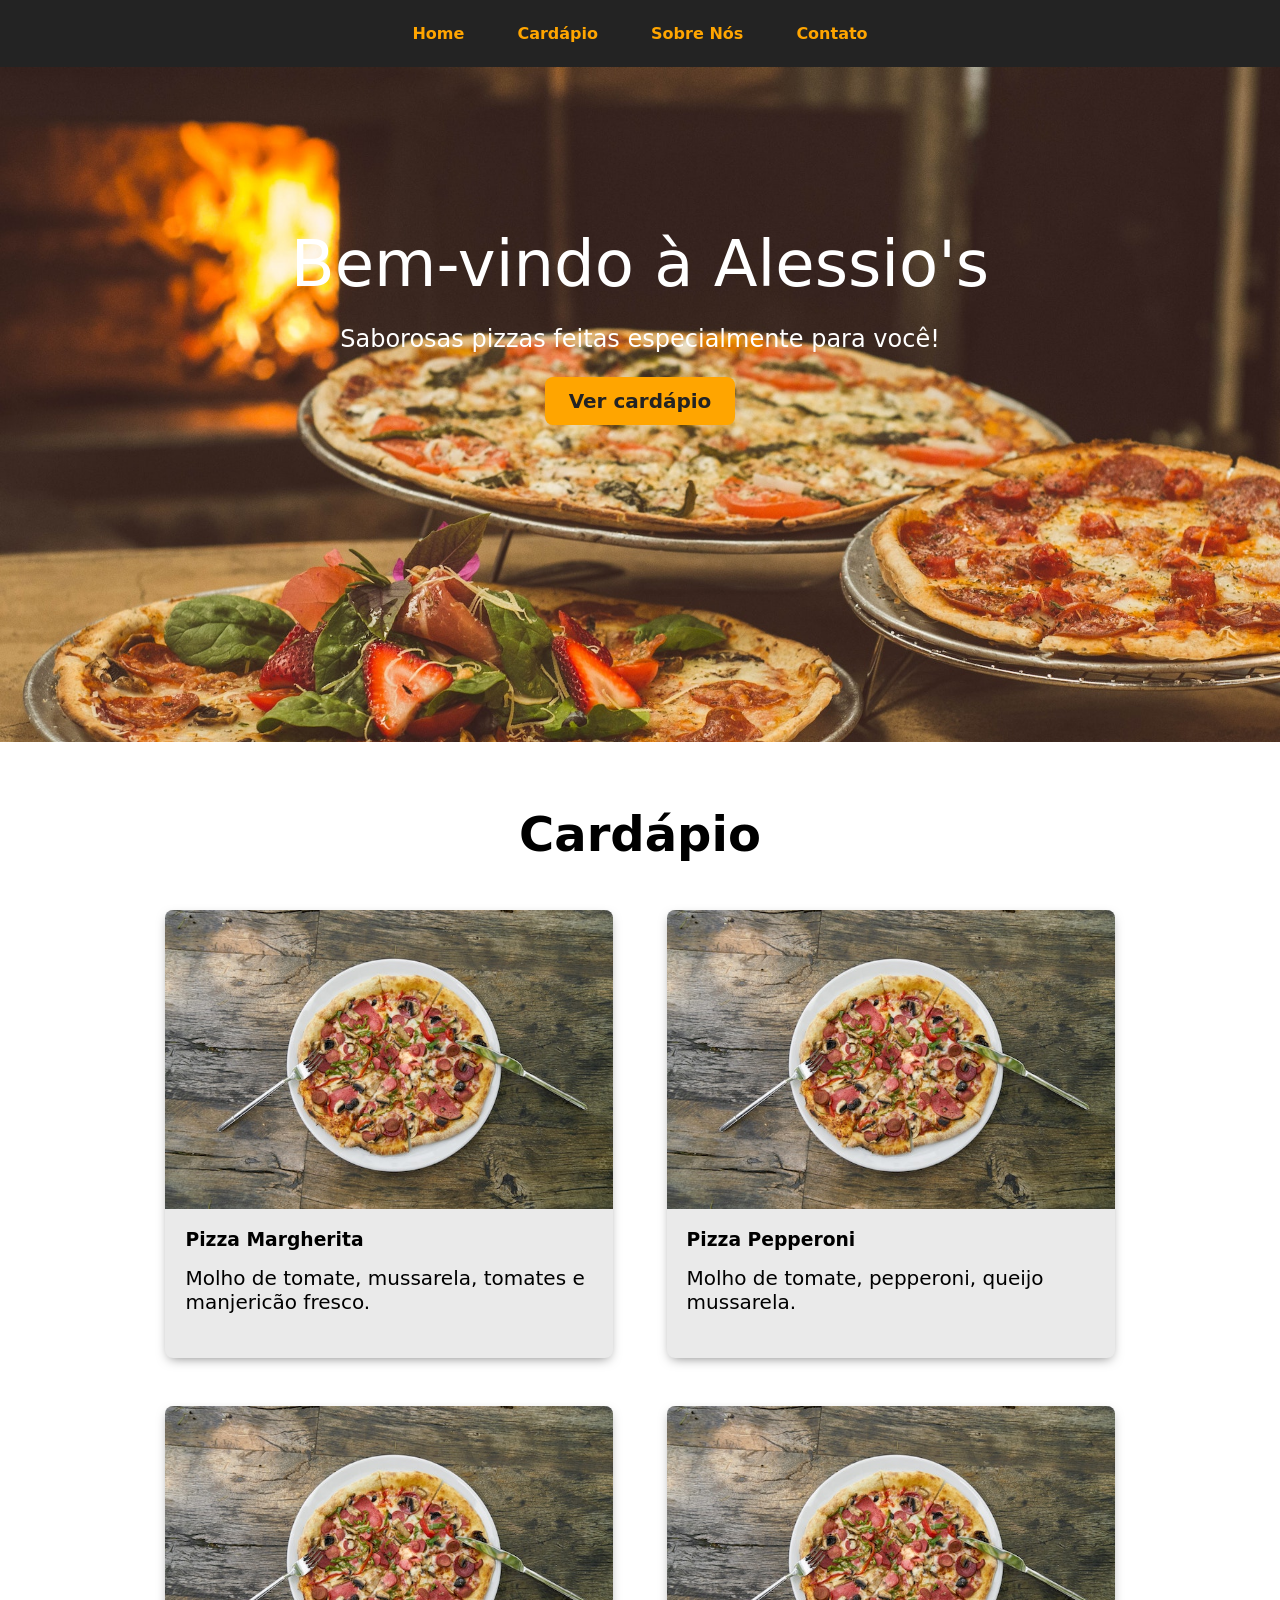
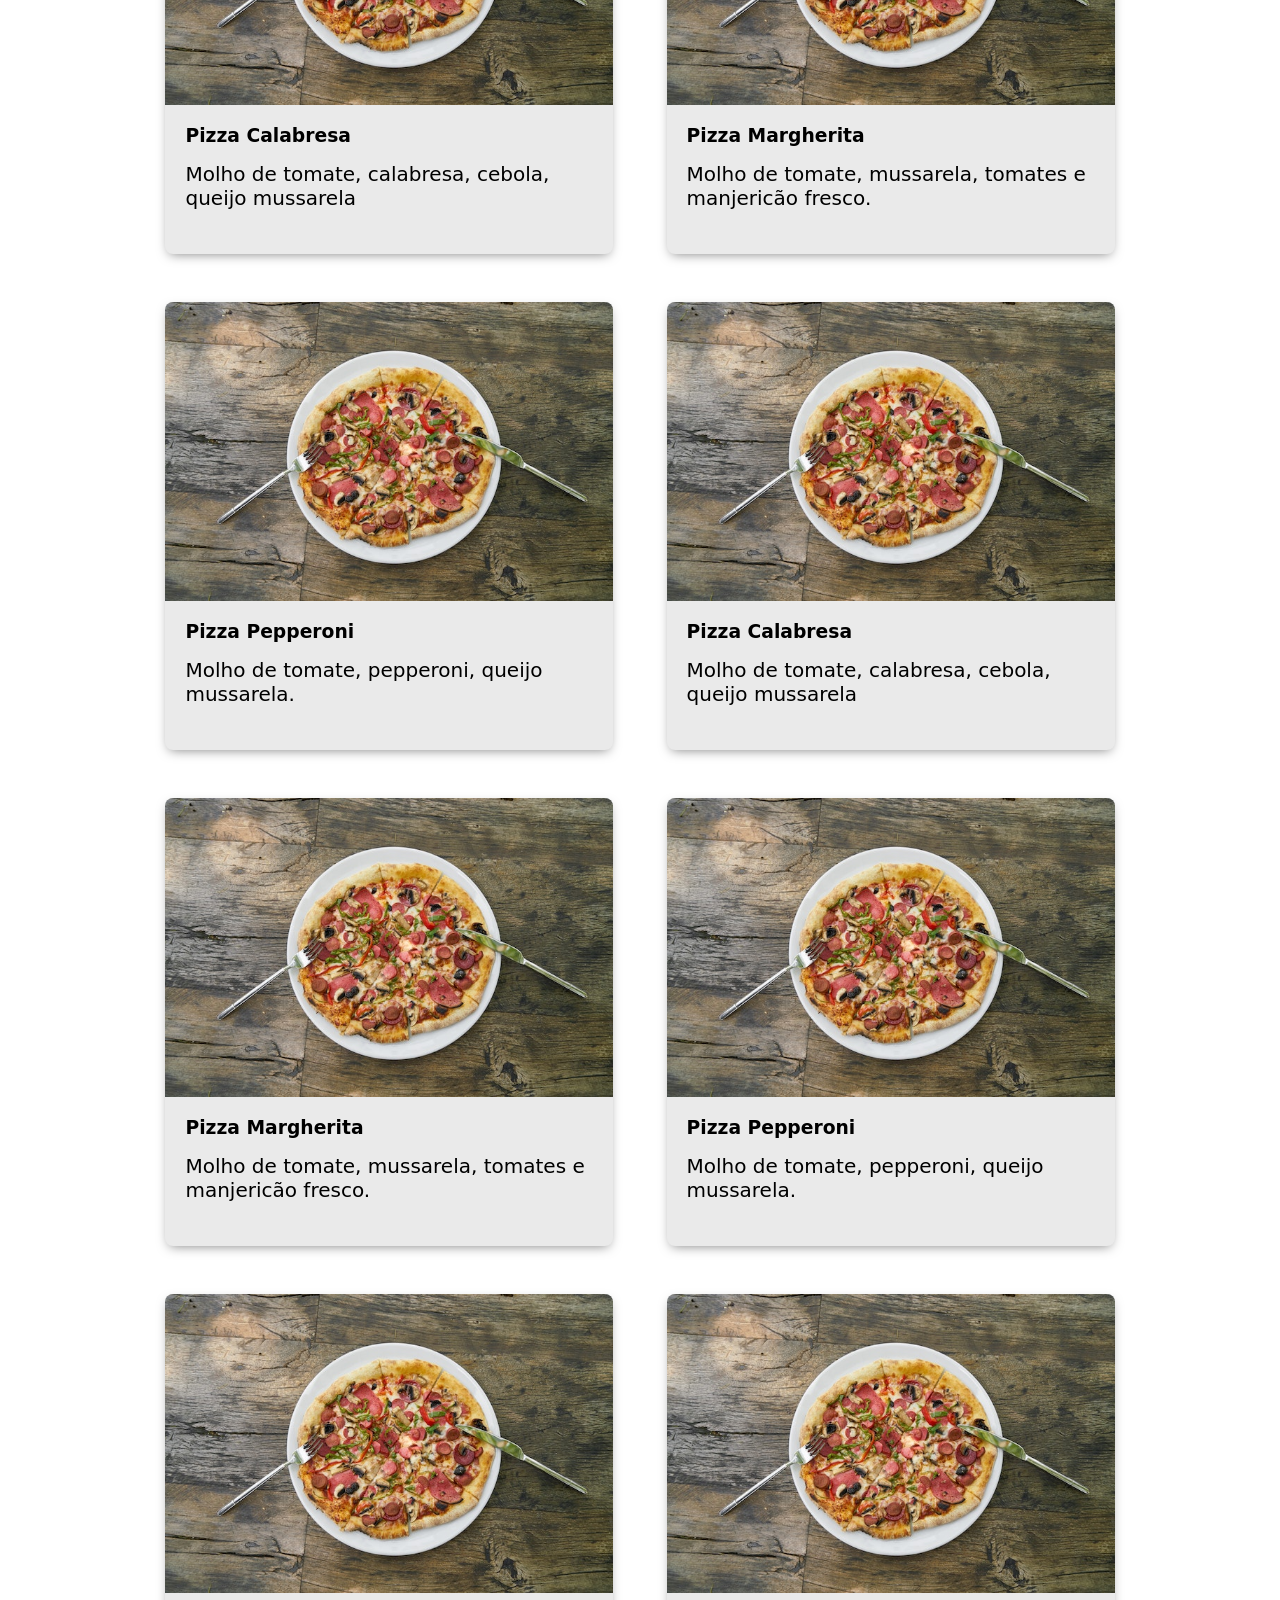
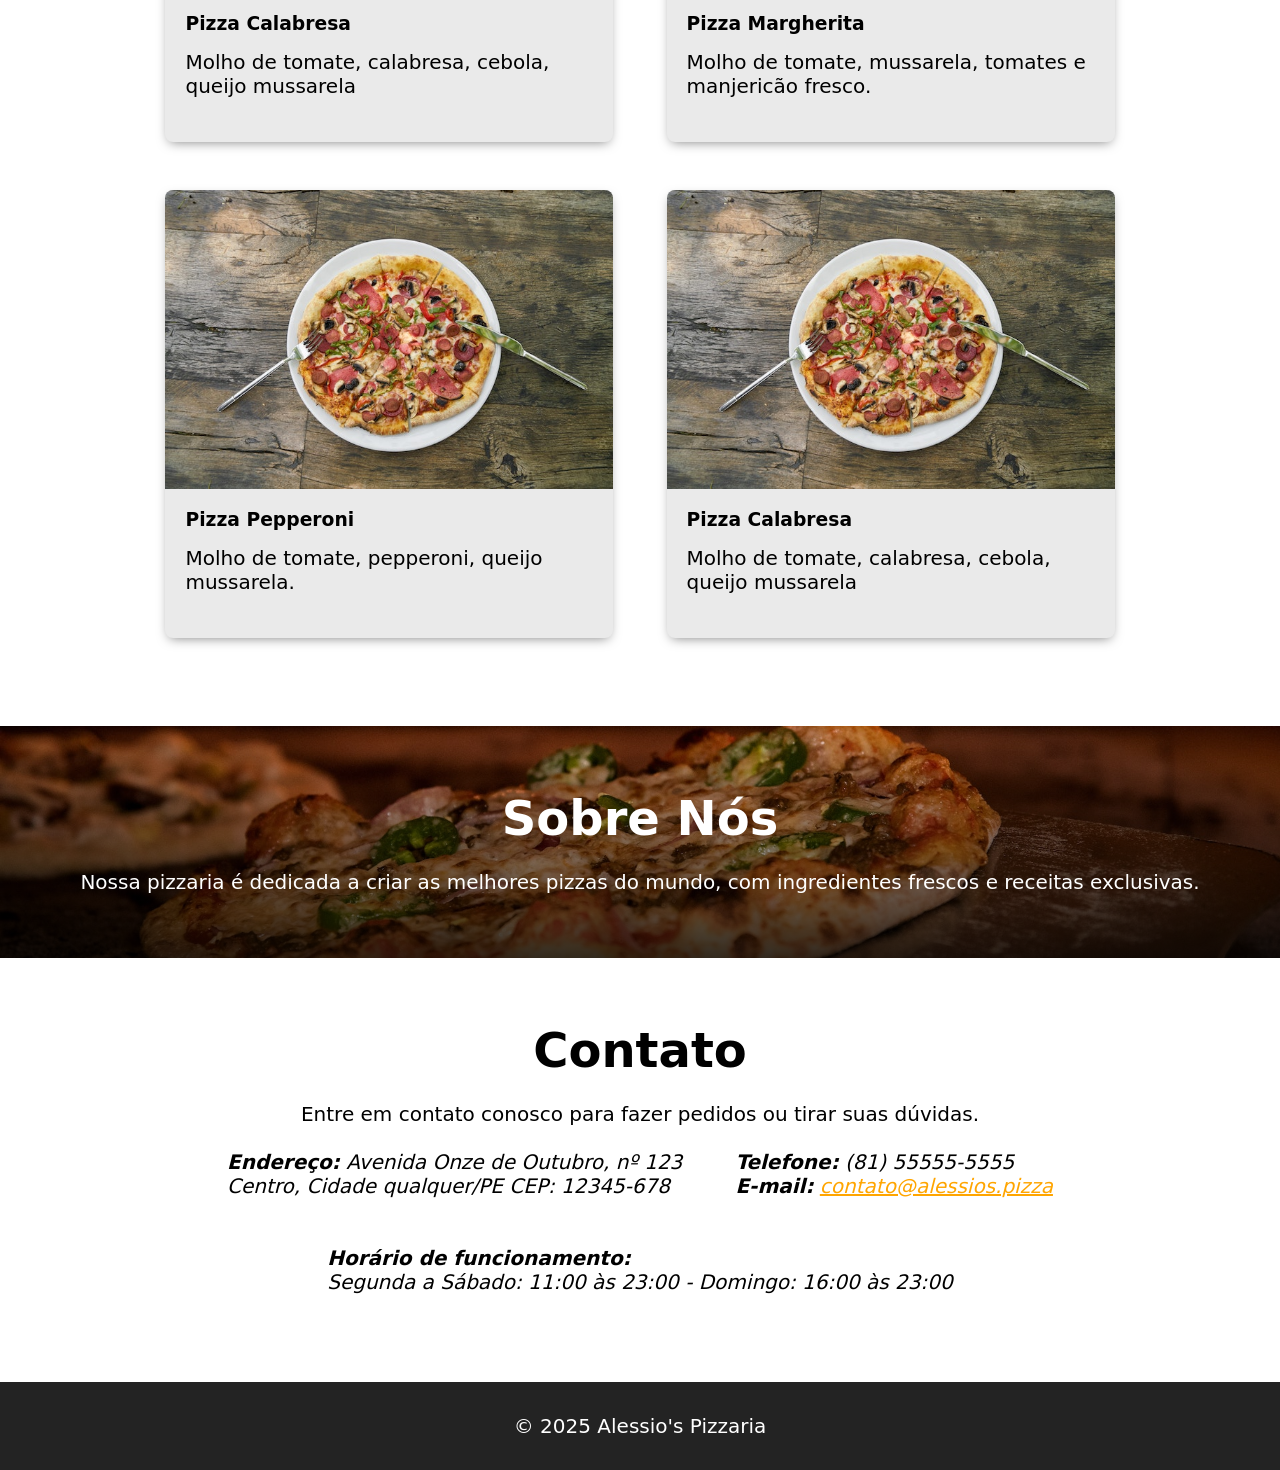
<file: html-css/alessios-pizzaria/index.html>
<!DOCTYPE html>
<html lang="pt-br">
  <head>
    <meta charset="UTF-8" />
    <meta name="viewport" content="width=device-width, initial-scale=1.0" />
    <title>Alessio's Pizzaria</title>
    <link rel="stylesheet" href="./index.css">
  </head>
  <body>
    <header>
      <nav>
        <ul>
          <li><a href="#home">Home</a></li>
          <li><a href="#menu">Cardápio</a></li>
          <li><a href="#about">Sobre Nós</a></li>
          <li><a href="#contact">Contato</a></li>
        </ul>
      </nav>
    </header>

    <section id="home">
      <div class="hero">
        <h1>Bem-vindo à Alessio's</h1>
        <p>Saborosas pizzas feitas especialmente para você!</p>
        <a href="#menu" class="cta-button">Ver cardápio</a>
      </div>
    </section>

    <section id="menu">
      <h2>Cardápio</h2>
      <ul class="menu-list">
        <li>
          <img src="./img/pexels-engin-akyurt-2260208.jpg" alt="Pizza Margherita">
          <h3>Pizza Margherita</h3>
          <p>Molho de tomate, mussarela, tomates e manjericão fresco.</p>
        </li>

        <li>
          <img src="./img/pexels-engin-akyurt-2260208.jpg" alt="Pizza Pepperoni">
          <h3>Pizza Pepperoni</h3>
          <p>Molho de tomate, pepperoni, queijo mussarela.</p>
        </li>

        <li>
          <img src="./img/pexels-engin-akyurt-2260208.jpg" alt="Pizza Calabresa">
          <h3>Pizza Calabresa</h3>
          <p>Molho de tomate, calabresa, cebola, queijo mussarela</p>
        </li>

        <li>
          <img src="./img/pexels-engin-akyurt-2260208.jpg" alt="Pizza Margherita">
          <h3>Pizza Margherita</h3>
          <p>Molho de tomate, mussarela, tomates e manjericão fresco.</p>
        </li>

        <li>
          <img src="./img/pexels-engin-akyurt-2260208.jpg" alt="Pizza Pepperoni">
          <h3>Pizza Pepperoni</h3>
          <p>Molho de tomate, pepperoni, queijo mussarela.</p>
        </li>

        <li>
          <img src="./img/pexels-engin-akyurt-2260208.jpg" alt="Pizza Calabresa">
          <h3>Pizza Calabresa</h3>
          <p>Molho de tomate, calabresa, cebola, queijo mussarela</p>
        </li>

        <li>
          <img src="./img/pexels-engin-akyurt-2260208.jpg" alt="Pizza Margherita">
          <h3>Pizza Margherita</h3>
          <p>Molho de tomate, mussarela, tomates e manjericão fresco.</p>
        </li>

        <li>
          <img src="./img/pexels-engin-akyurt-2260208.jpg" alt="Pizza Pepperoni">
          <h3>Pizza Pepperoni</h3>
          <p>Molho de tomate, pepperoni, queijo mussarela.</p>
        </li>

        <li>
          <img src="./img/pexels-engin-akyurt-2260208.jpg" alt="Pizza Calabresa">
          <h3>Pizza Calabresa</h3>
          <p>Molho de tomate, calabresa, cebola, queijo mussarela</p>
        </li>

        <li>
          <img src="./img/pexels-engin-akyurt-2260208.jpg" alt="Pizza Margherita">
          <h3>Pizza Margherita</h3>
          <p>Molho de tomate, mussarela, tomates e manjericão fresco.</p>
        </li>

        <li>
          <img src="./img/pexels-engin-akyurt-2260208.jpg" alt="Pizza Pepperoni">
          <h3>Pizza Pepperoni</h3>
          <p>Molho de tomate, pepperoni, queijo mussarela.</p>
        </li>

        <li>
          <img src="./img/pexels-engin-akyurt-2260208.jpg" alt="Pizza Calabresa">
          <h3>Pizza Calabresa</h3>
          <p>Molho de tomate, calabresa, cebola, queijo mussarela</p>
        </li>
      </ul>
    </section>

    <section id="about">
      <h2>Sobre Nós</h2>
      <p>
        Nossa pizzaria é dedicada a criar as melhores pizzas do mundo, com ingredientes frescos e receitas exclusivas.
      </p>
    </section>

    <section id="contact">
      <h2>Contato</h2>
      <p>Entre em contato conosco para fazer pedidos ou tirar suas dúvidas.</p>

      <address>
        <p>
          <strong>Endereço:</strong>
          Avenida Onze de Outubro, nº 123<br>
          Centro, Cidade qualquer/PE CEP: 12345-678
        </p>

        <div>
          <p><strong>Telefone:</strong> (81) 55555-5555</p>
          <p>
            <strong>E-mail:</strong>
            <a href="mailto:contato@alessios.pizza">contato@alessios.pizza</a>
          </p>
        </div>

        <div>
          <p><strong>Horário de funcionamento:</strong></p>
          <p>Segunda a Sábado: 11:00 às 23:00 - Domingo: 16:00 às 23:00</p>
        </div>
      </address>
    </section>
    
    <footer>
      <p>&copy; 2025 Alessio's Pizzaria</p>
    </footer>
  </body>
</html>
</file>
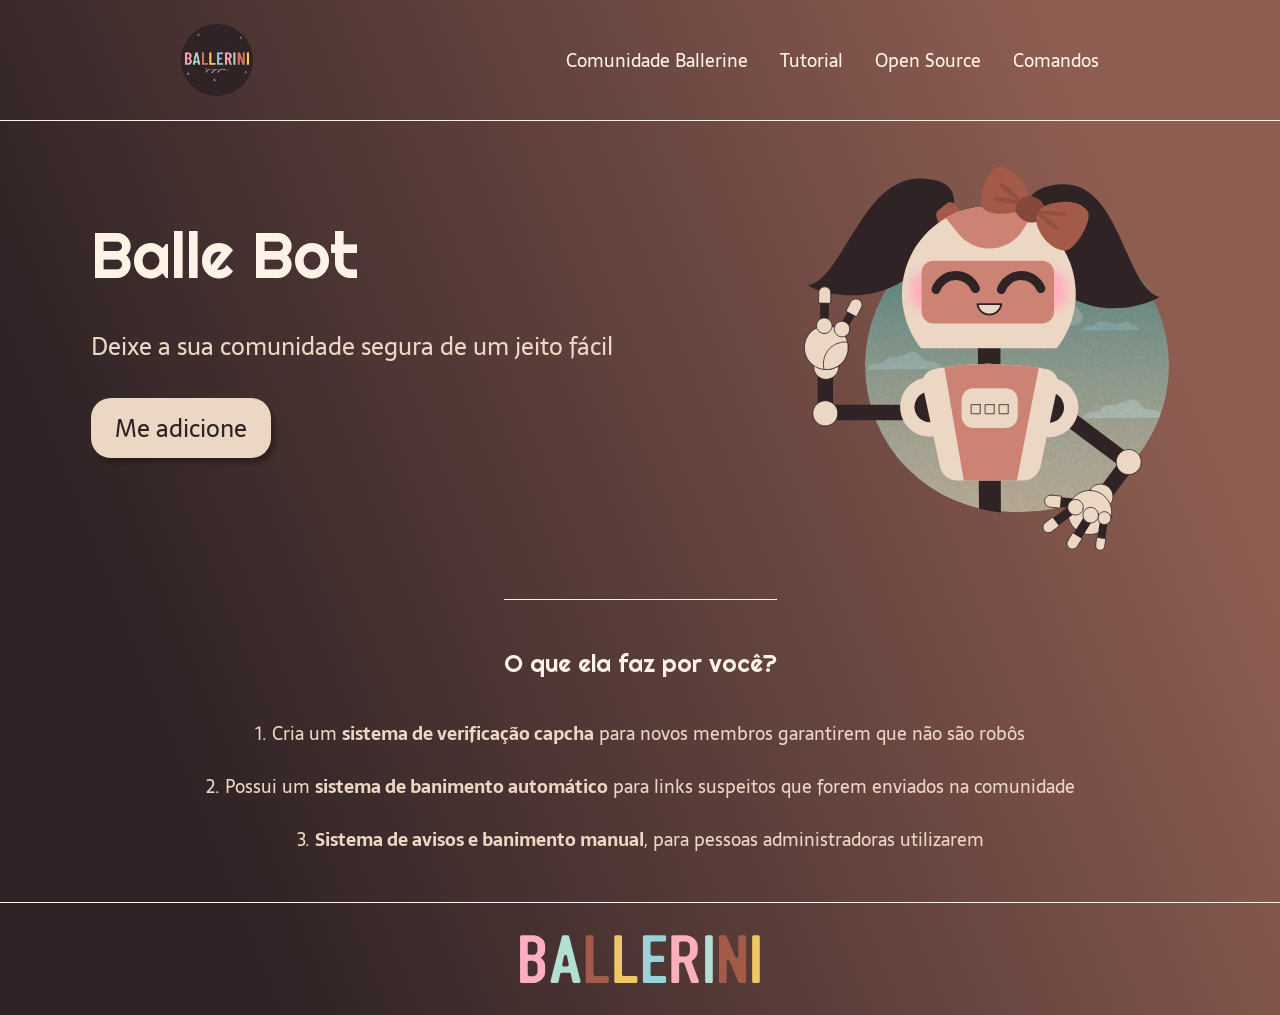
<file: html-css/Landing Page - Balle Bot/index.html>
<!DOCTYPE html>
<html lang="pt-BR">
<head>
    <meta charset="UTF-8">
    <meta http-equiv="X-UA-Compatible" content="IE=edge">
    <meta name="viewport" content="width=device-width, initial-scale=1.0">
    <meta name="description" content="Um bot que irá moderar e deixar a sua comunidade de um jeito fácil">
    <title>Balle Bot -  Modere a sua comunidade do Discord</title>

    <link rel="stylesheet" href="style.css">
</head>

<body>
    <header class="cabecalho">
        <img class="cabecalho-imagem" src="./assets/logo.svg" alt="Logo da comunidade Ballerine">
        <nav class="cabecalho-menu">
            <a class="cabecalho-menu-item" href="https://discord.gg/wagxzStdcR" target="_blank">Comunidade Ballerine</a>
            <a class="cabecalho-menu-item">Tutorial</a>
            <a class="cabecalho-menu-item">Open Source</a>
            <a class="cabecalho-menu-item">Comandos</a>
        </nav>
    </header>

    <main class="conteudo">
        <section class="conteudo-principal">
            <div class="conteudo-principal-escrito">
                <h1 class="conteudo-principal-titulo">Balle Bot</h1>
                <h2 class="conteudo-principal-subtitulo">Deixe a sua comunidade segura de um jeito fácil</h2>
                <button class="conteudo-principal-botao">Me adicione</button>
            </div>
            <img class="conteudo-principal-imagem" src="./assets/balleBot.svg" alt="imagem da Balle Bot">
        </section>

        <section class="conteudo-secundario">
            <h3 class="conteudo-secundario-titulo">O que ela faz por você?</h3>
            <p class="conteudo-secundario-paragrafo">1. Cria um <strong>sistema de verificação capcha</strong> para novos membros garantirem que não são robôs</p>
            <p class="conteudo-secundario-paragrafo">2. Possui um <strong>sistema de banimento automático</strong> para links suspeitos que forem enviados na comunidade</p>
            <p class="conteudo-secundario-paragrafo">3. <strong>Sistema de avisos e banimento manual</strong>, para pessoas administradoras utilizarem</p>
        </section>
    </main>

    <footer class="rodape">
        <img class="rodape-imagem" src="./assets/ballerini.svg" alt="">
    </footer>
</body>
</html>
</file>
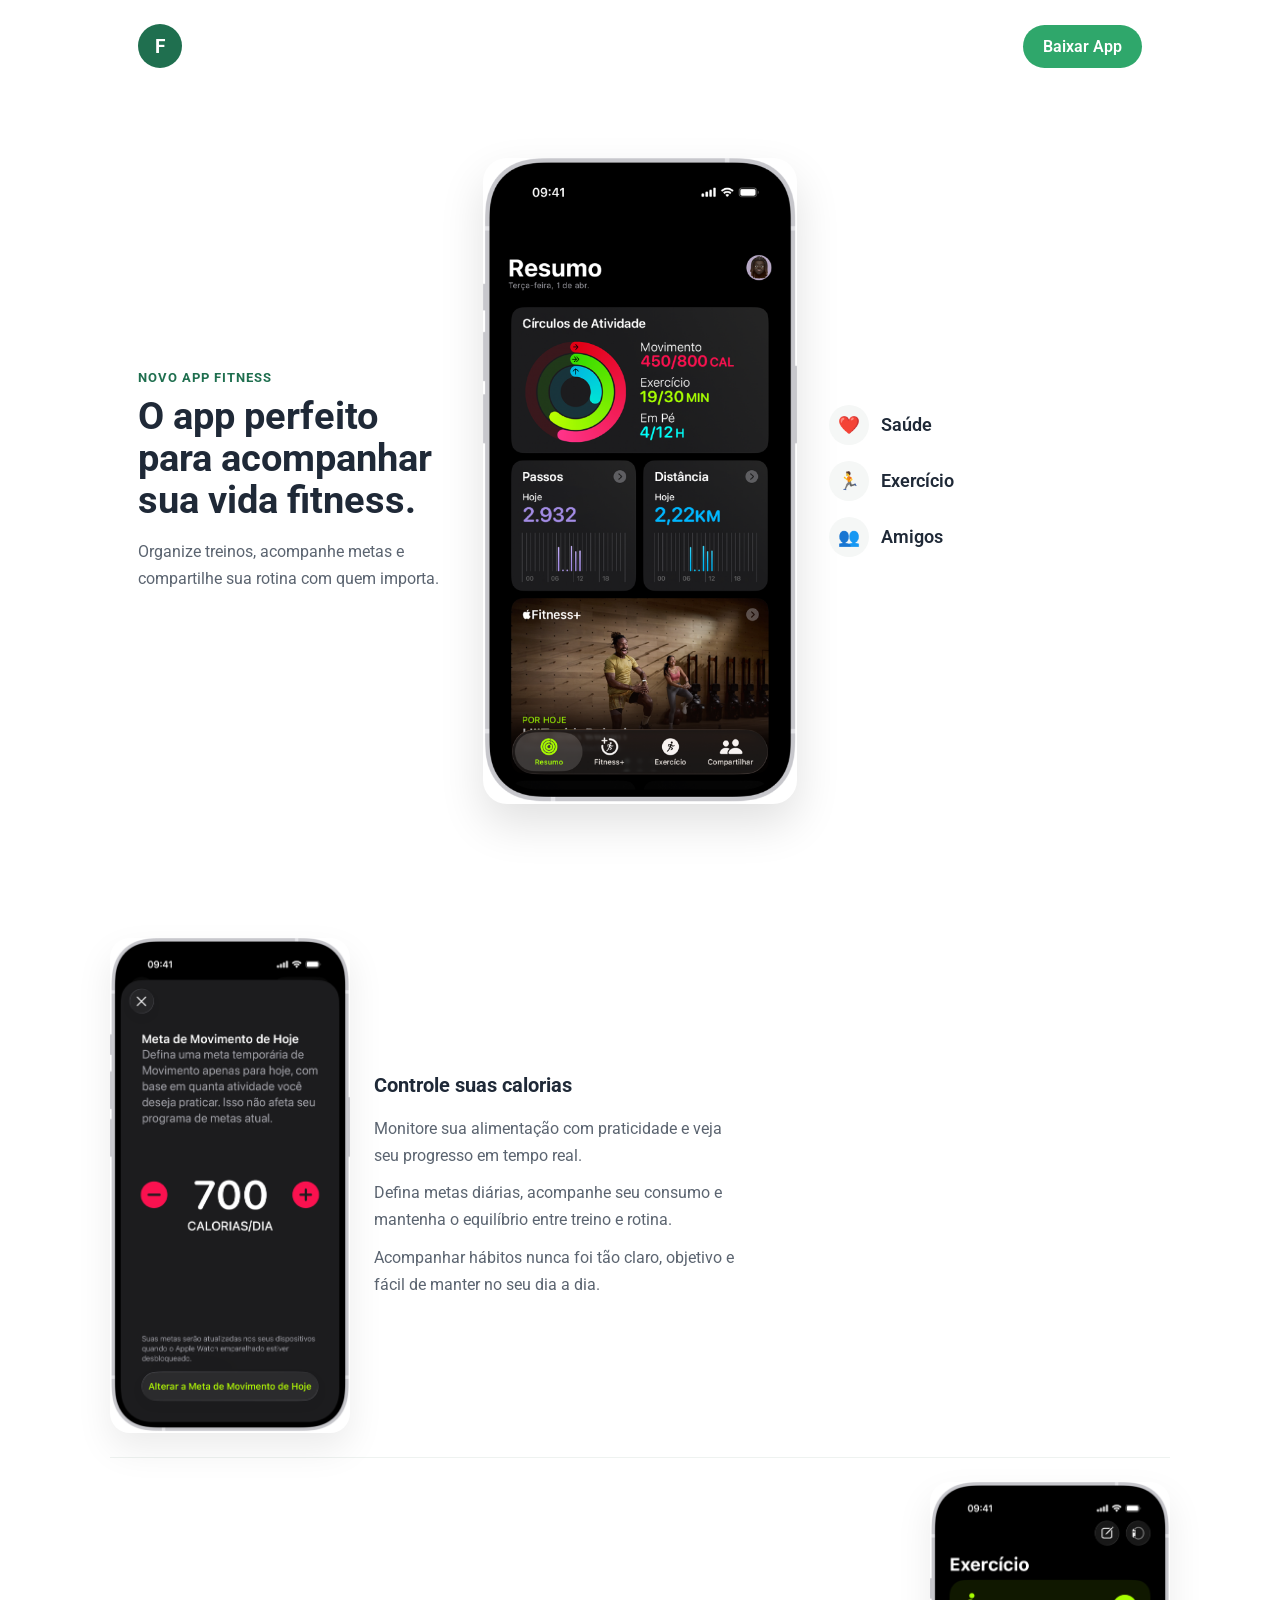
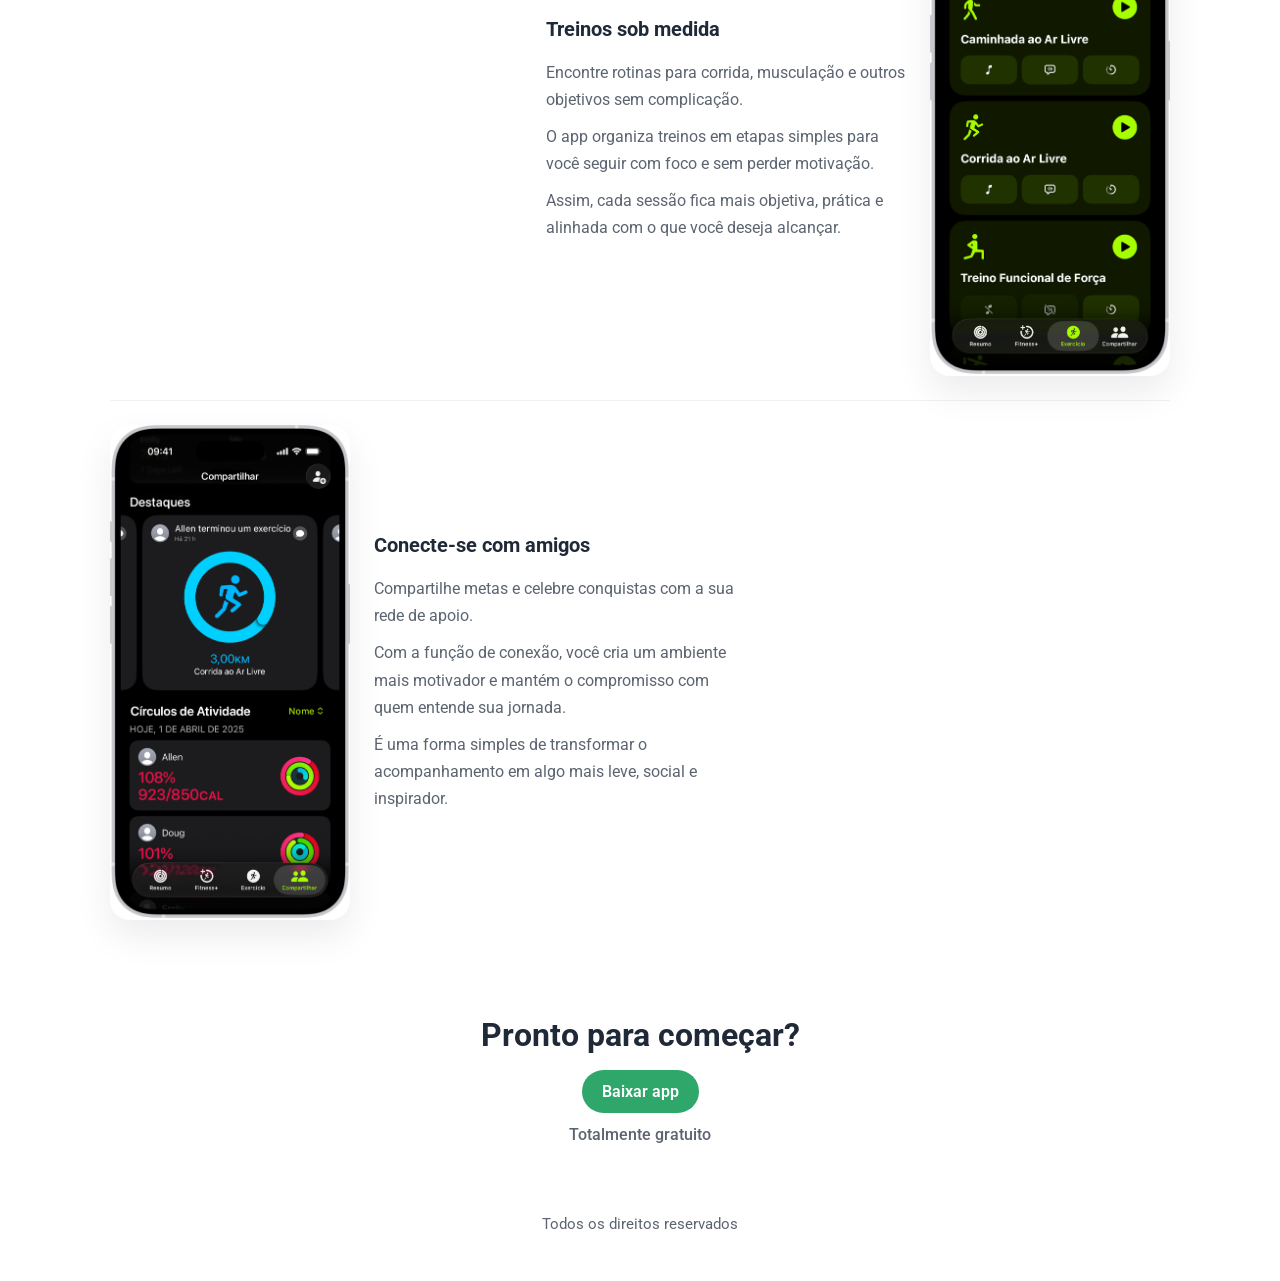
<file: html-css/landing page fitness/index.html>
<!DOCTYPE html>
<html lang="pt-br">

<head>
    <meta charset="UTF-8">
    <meta name="viewport" content="width=device-width, initial-scale=1.0">
    <title>FitFlow App</title>
    <link href="style.css" rel="stylesheet" />
    <link rel="preconnect" href="https://fonts.googleapis.com">
    <link rel="preconnect" href="https://fonts.gstatic.com" crossorigin>
    <link href="https://fonts.googleapis.com/css2?family=Roboto:ital,wght@0,100..900;1,100..900&display=swap"
        rel="stylesheet">
</head>

<body>
    <header class="header">
        <a class="brand" href="#">
            <span class="brand__logo">F</span>
        </a>

        <a class="download-btn" href="#">Baixar App</a>
    </header>

    <main>
        <section class="hero">
            <div class="hero__content">
                <div class="hero__copy">
                    <p class="hero__eyebrow">Novo app fitness</p>
                    <h1>O app perfeito para acompanhar sua vida fitness.</h1>
                    <p class="hero__text">Organize treinos, acompanhe metas e compartilhe sua rotina com quem importa.</p>
                </div>

                <div class="hero__visual">
                    <img src="images/print_1.png" alt="Print do aplicativo FitFlow com métricas de saúde e treino">
                </div>

                <div class="hero__highlights">
                    <ul>
                        <li><span>❤️</span> Saúde</li>
                        <li><span>🏃</span> Exercício</li>
                        <li><span>👥</span> Amigos</li>
                    </ul>
                </div>
            </div>
        </section>

        <section class="features" aria-label="Funcionalidades do aplicativo">
            <article class="feature">
                <img src="images/print_2.png" alt="Tela de calorias do aplicativo FitFlow">
                <div class="feature__content">
                    <h2>Controle suas calorias</h2>
                    <p>Monitore sua alimentação com praticidade e veja seu progresso em tempo real.</p>
                    <p>Defina metas diárias, acompanhe seu consumo e mantenha o equilíbrio entre treino e rotina.</p>
                    <p>Acompanhar hábitos nunca foi tão claro, objetivo e fácil de manter no seu dia a dia.</p>
                </div>
            </article>

            <article class="feature feature--reverse">
                <img src="images/print_3.png" alt="Tela de exercícios específicos do aplicativo FitFlow">
                <div class="feature__content">
                    <h2>Treinos sob medida</h2>
                    <p>Encontre rotinas para corrida, musculação e outros objetivos sem complicação.</p>
                    <p>O app organiza treinos em etapas simples para você seguir com foco e sem perder motivação.</p>
                    <p>Assim, cada sessão fica mais objetiva, prática e alinhada com o que você deseja alcançar.</p>
                </div>
            </article>

            <article class="feature">
                <img src="images/print_4.png" alt="Tela de compartilhamento com amigos do aplicativo FitFlow">
                <div class="feature__content">
                    <h2>Conecte-se com amigos</h2>
                    <p>Compartilhe metas e celebre conquistas com a sua rede de apoio.</p>
                    <p>Com a função de conexão, você cria um ambiente mais motivador e mantém o compromisso com quem entende sua jornada.</p>
                    <p>É uma forma simples de transformar o acompanhamento em algo mais leve, social e inspirador.</p>
                </div>
            </article>
        </section>

        <section class="cta">
            <h2>Pronto para começar?</h2>
            <a class="download-btn cta__button" href="#">Baixar app</a>
            <p class="cta__note">Totalmente gratuito</p>
        </section>
    </main>

    <footer class="footer">
        <p>Todos os direitos reservados</p>
    </footer>
</body>

</html>
</file>
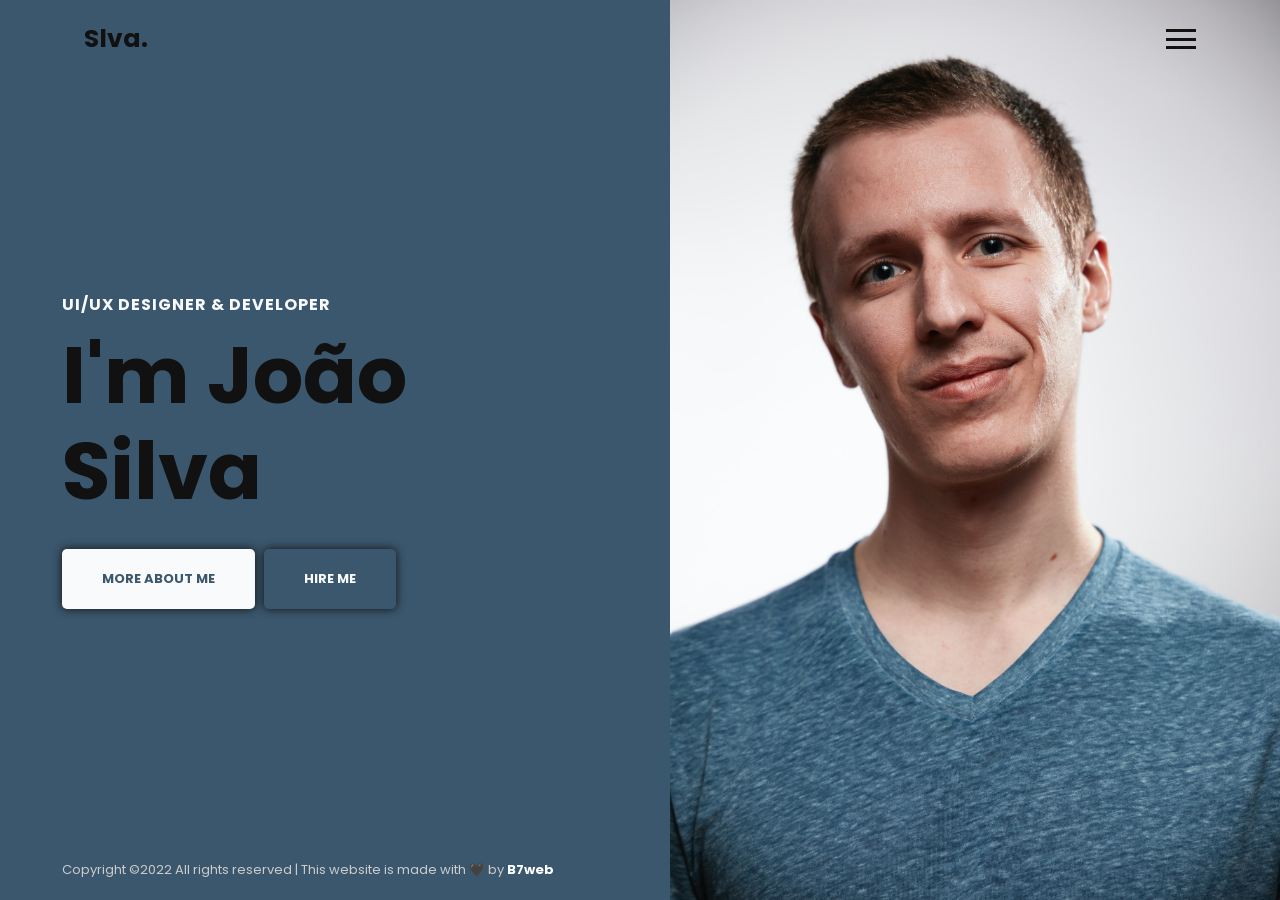
<file: html-css/Portfolio/index.html>
<!DOCTYPE html>
<html lang="en">
<head>
  <meta charset="UTF-8">
  <meta http-equiv="X-UA-Compatible" content="IE=edge">
  <meta name="viewport" content="width=device-width, initial-scale=1.0">
  <title>João Silva</title>
  <link rel="stylesheet" href="./assets/css/style.css">
</head>

<body>
  <header>
    <div class="logo">Slva.</div>
    <div class="menu">
      <div class="menu-line"></div>
      <div class="menu-line"></div>
      <div class="menu-line"></div>
    </div>
  </header>

  <section class="container">
    <div class="leftside">
      <div class="info">
        <div class="profession">UI/UX Designer & Developer</div>
        <div class="name">I'm João Silva</div>
        <div class="buttons">
          <a href="">More about me</a>
          <a href="" class="light">Hire me</a>
        </div>

        <div class="footer">
          Copyright ©2022 All rights reserved | This website is made with 🖤 by <a href="http://b7web.com.br">B7web</a>
        </div>
      </div>
    </div>
    <div class="rightside"></div>
  </section>

  <footer>
    
  </footer>
</body>
</html>
</file>
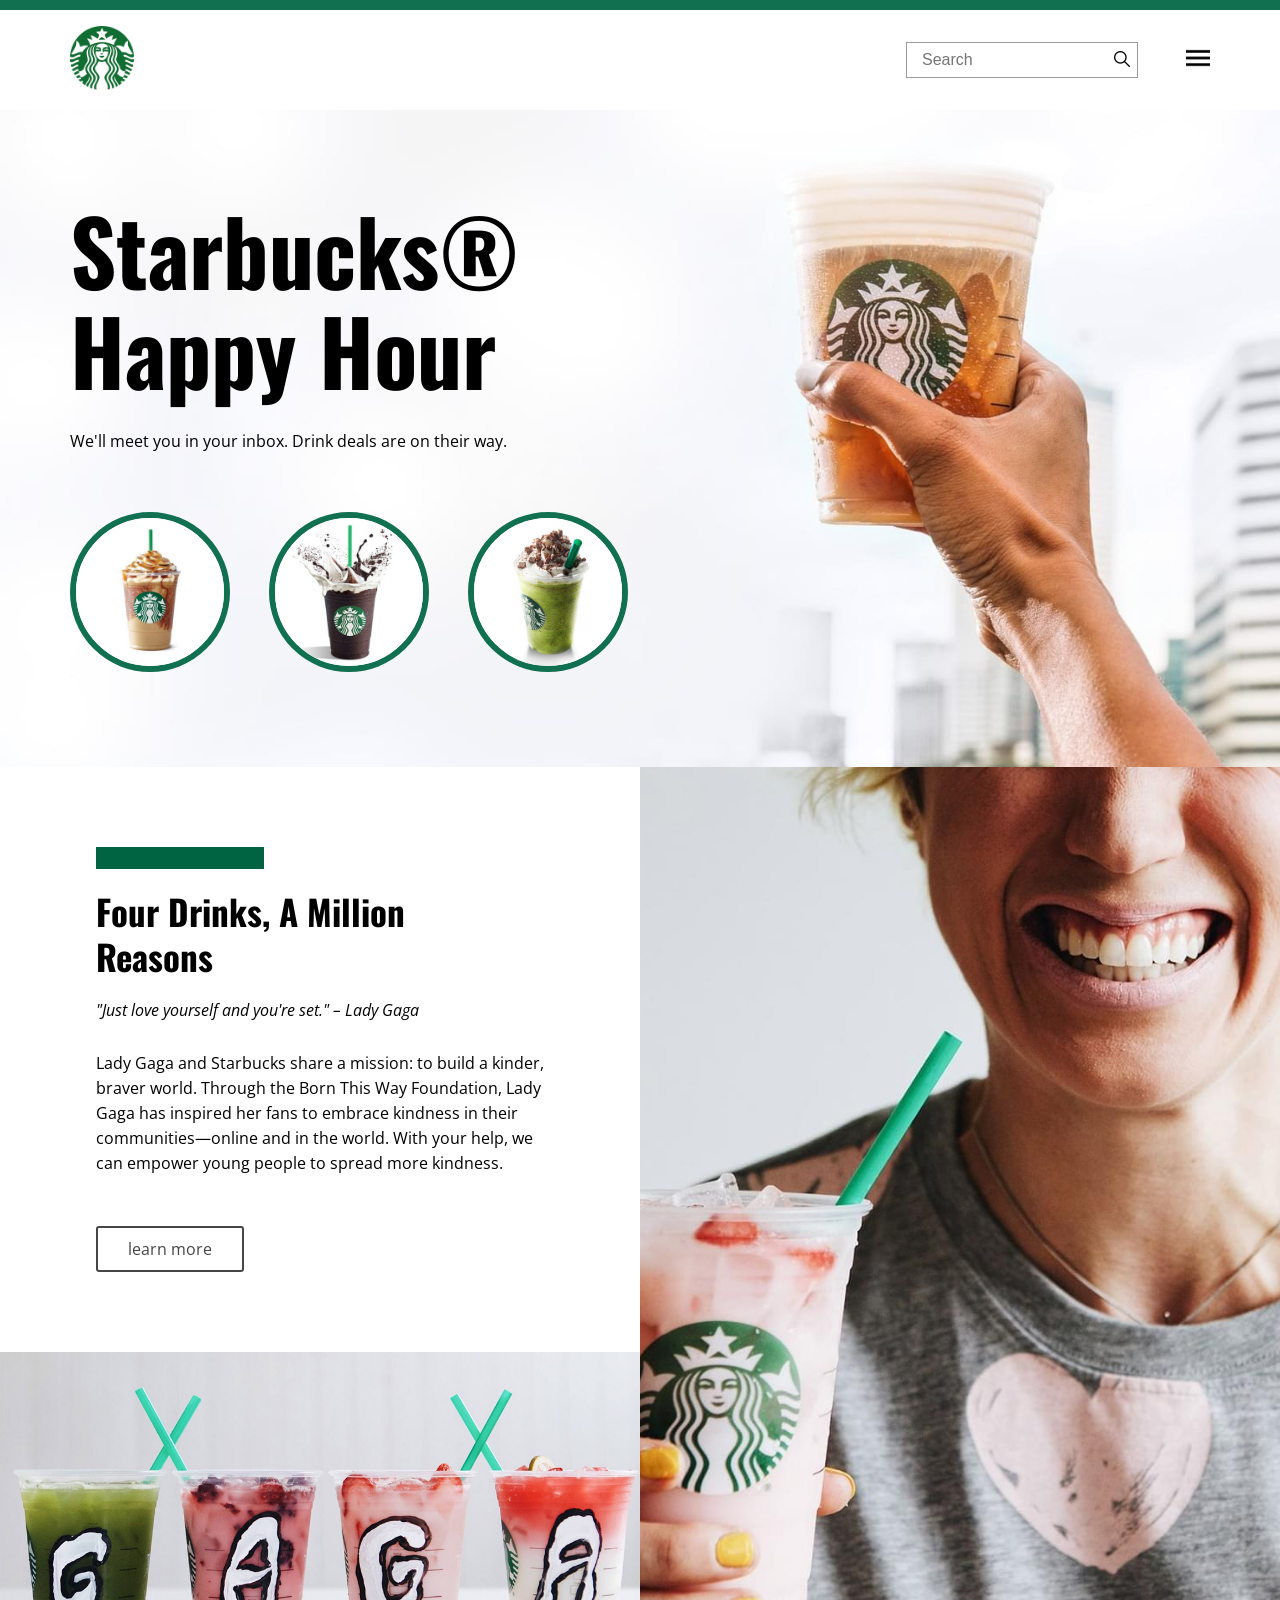
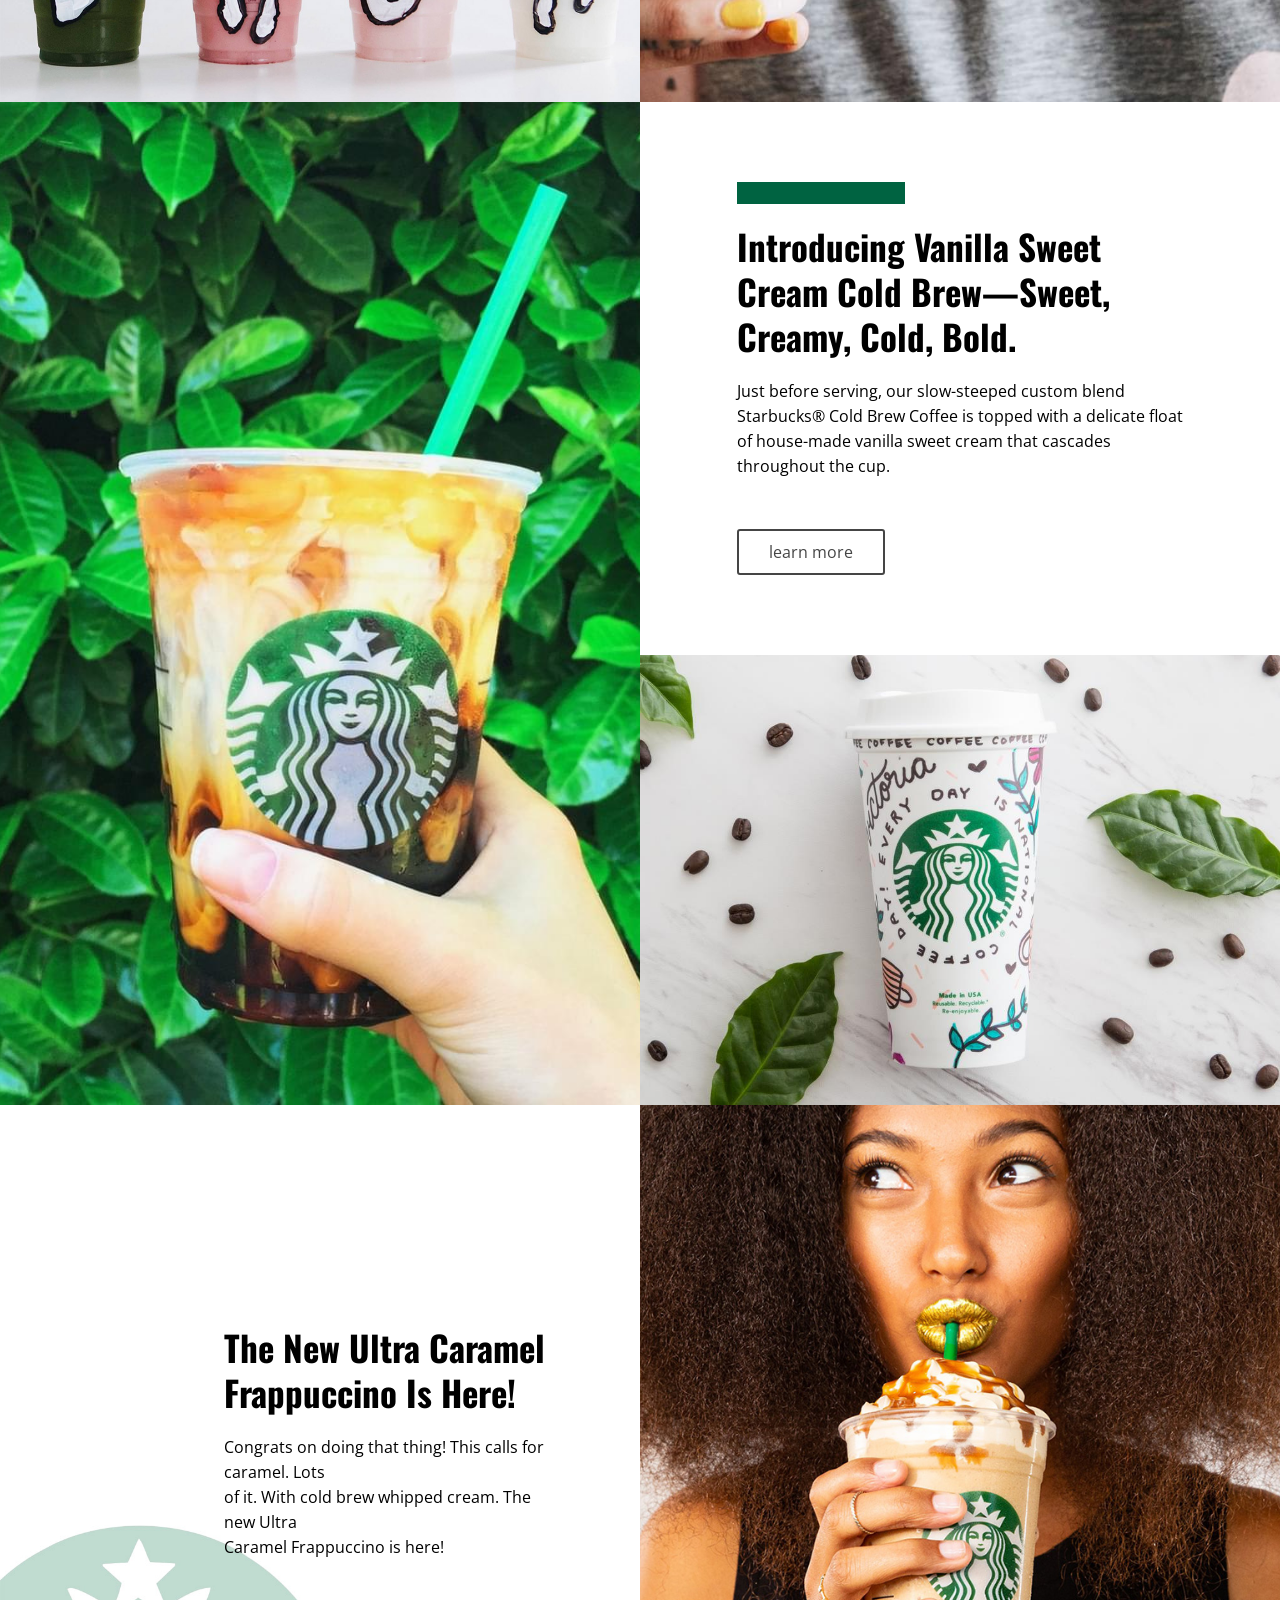
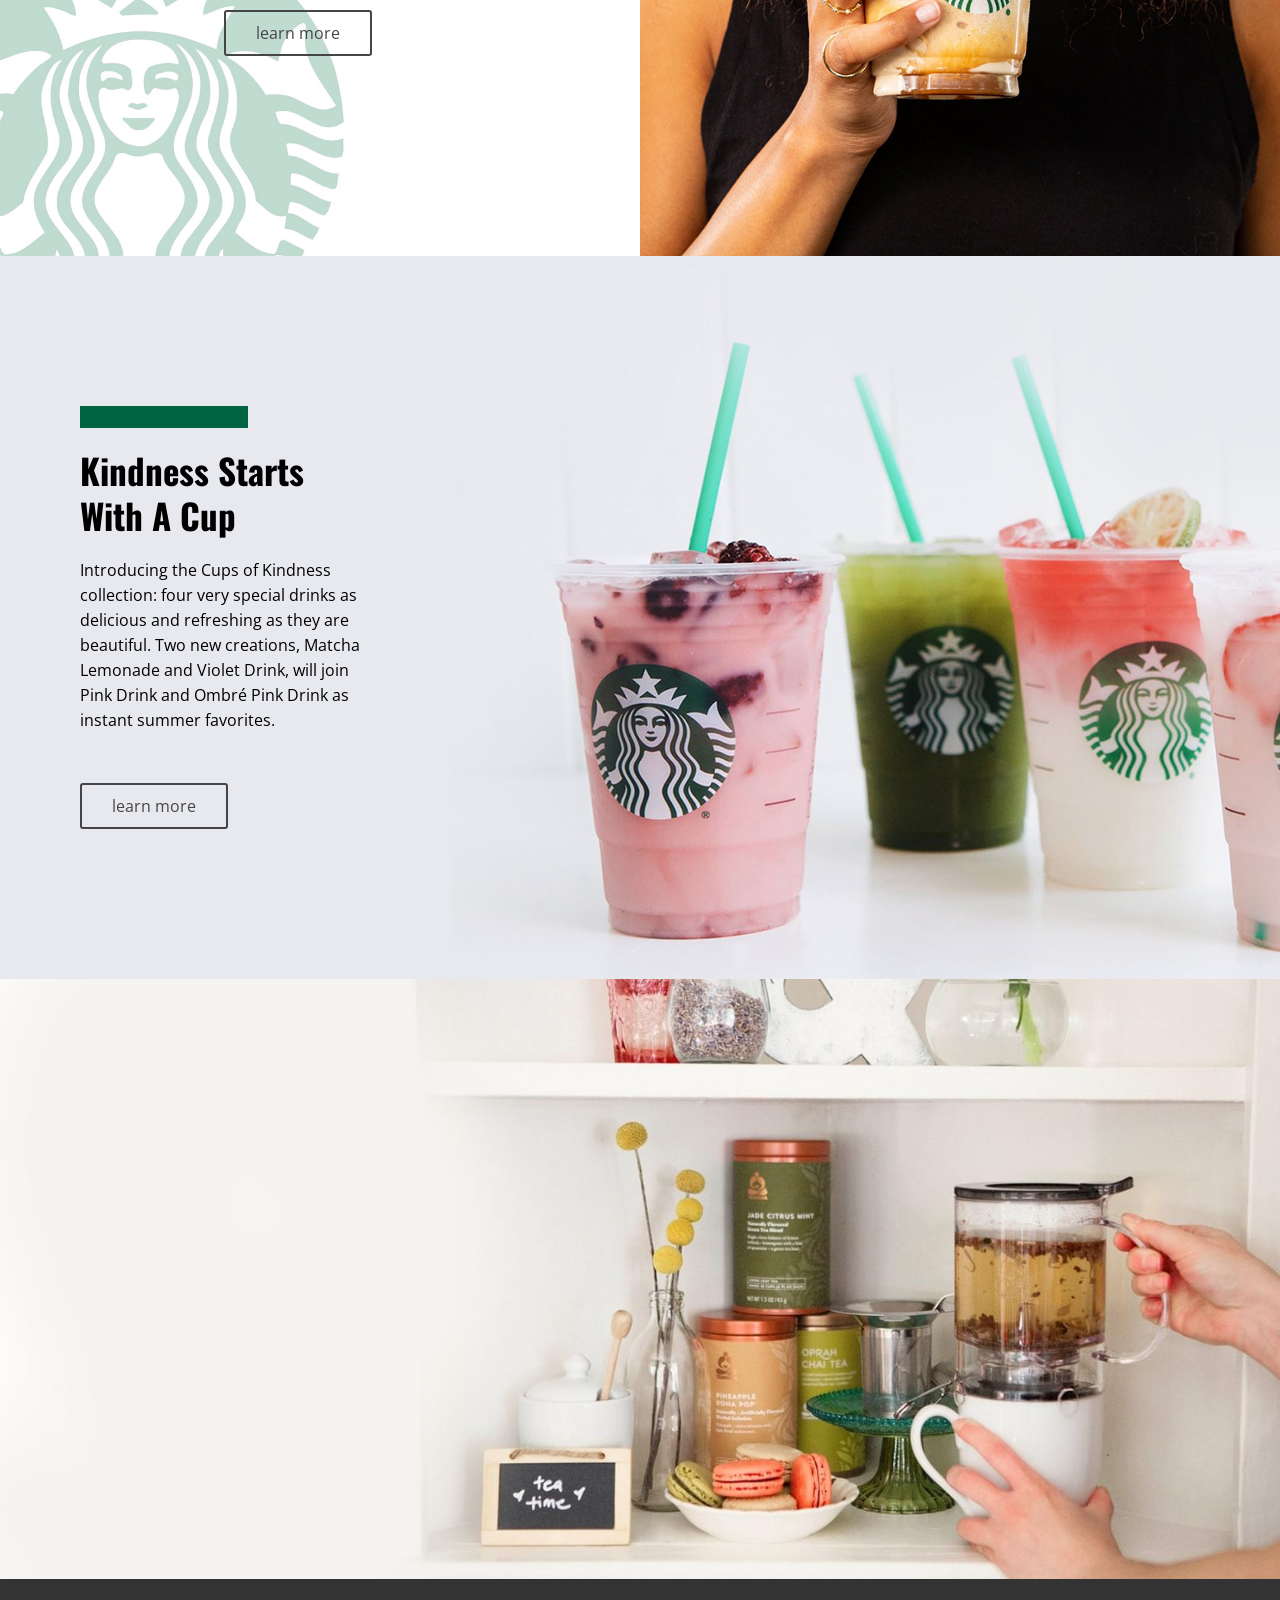
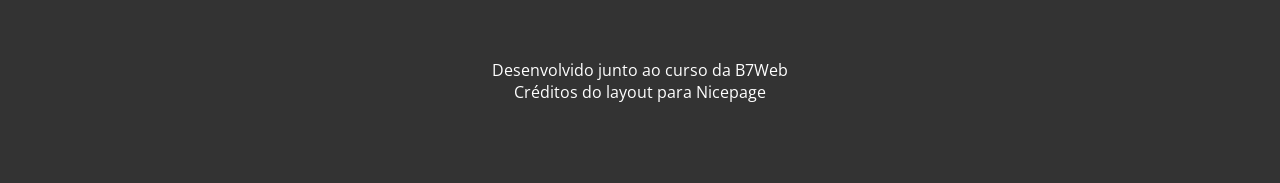
<file: html-css/Starbucks/index.html>
<!DOCTYPE html>
<html>

<head>
  <meta charset="UTF-8">
  <meta http-equiv="X-UA-Compatible" content="IE=edge">
  <meta name="viewport" content="width=device-width, initial-scale=1.0">
  <title>Starbucks</title>
  <link rel="stylesheet" href="./assets/css/style.css">
</head>

<body>
  <header>
    <div class="line"></div>
    <div class="container header--area">
      <div class="header-left">
        <a href="/"><img src="./assets/images/logo.png" alt="logo Starbucks"></a>
      </div>
      <div class="header--right">
        <div class="header--search">
          <form>
            <input type="text" nome="search" placeholder="Search">
            <button>
              <img src="./assets/images/loupe.png" alt="loupe">
            </button>
          </form>
        </div>
        <div class="header--menu">
          <img src="./assets/images/menu.png" alt="menu icon">
        </div>
      </div>
    </div>
  </header>

  <section class="banner">
    <div class="container">
      <h1>Starbucks® <br>Happy Hour</h1>
      <span>We'll meet you in your inbox. Drink deals are on their way.</span>
      <div class="banner--images">
        <img src="./assets/images/c1.jpg" alt="">
        <img src="./assets/images/c2.jpg" alt="">
        <img src="./assets/images/c3.jpg" alt="">
      </div>
    </div>
  </section>

  <section class="area1">
    <div class="area1--content">
      <div class="bar"></div>
      <h2>Four Drinks, A Million<br>Reasons </h2>

      <div class="area1--quote">"Just love yourself and you're set." – Lady Gaga</div>
      <div class="area1--text">
        Lady Gaga and Starbucks share a mission: to build a kinder,
        <br>braver world. Through the Born This Way Foundation, Lady
        <br>Gaga has inspired her fans to embrace kindness in their
        <br>communities—online and in the world. With your help, we
        <br>can empower young people to spread more kindness.
      </div>

      <a href="#" class="button">learn more</a>
    </div>
    <div class="area1--img1"></div>
    <div class="area1--img2"></div>
  </section>

  <section class="area2">
    <div class="area2--content">
      <div class="bar"></div>
      <h2>Introducing Vanilla Sweet
        <br>Cream Cold Brew—Sweet,
        <br>Creamy, Cold, Bold.
      </h2>

      <div class="area2--text">
        Just before serving, our slow-steeped custom blend
        <br>Starbucks® Cold Brew Coffee is topped with a delicate float
        <br>of house-made vanilla sweet cream that cascades
        <br>throughout the cup.
      </div>

      <a href="#" class="button">learn more</a>
    </div>
    <div class="area2--img1"></div>
    <div class="area2--img2"></div>
  </section>

  <section class="area3">
    <div class="area3--content">
      <h2>The New Ultra Caramel<br>Frappuccino Is Here!</h2>
      <div class="area3--text">
        Congrats on doing that thing! This calls for caramel. Lots
        <br>of it. With cold brew whipped cream. The new Ultra
        <br>Caramel Frappuccino is here!
      </div>
      <a href="#" class="button">learn more</a>
    </div>
    <div class="area3--img1"></div>
  </section>

  <section class="area4">
    <div class="area4--content">
      <div class="bar"></div>
      <h2>Kindness Starts<br>With A Cup</h2>
      <div class="area4--text">
        Introducing the Cups of Kindness
        collection: four very special drinks as
        delicious and refreshing as they are
        beautiful. Two new creations, Matcha
        Lemonade and Violet Drink, will join Pink
        Drink and Ombré Pink Drink as instant
        summer favorites.
      </div>
      <a href="#" class="button">learn more</a>
    </div>
    <div class="area4--img1"></div>
  </section>

  <section class="area5"></section>

  <footer>
    Desenvolvido junto ao curso da B7Web<br>
    Créditos do layout para Nicepage
  </footer>
</body>

</html>
</file>
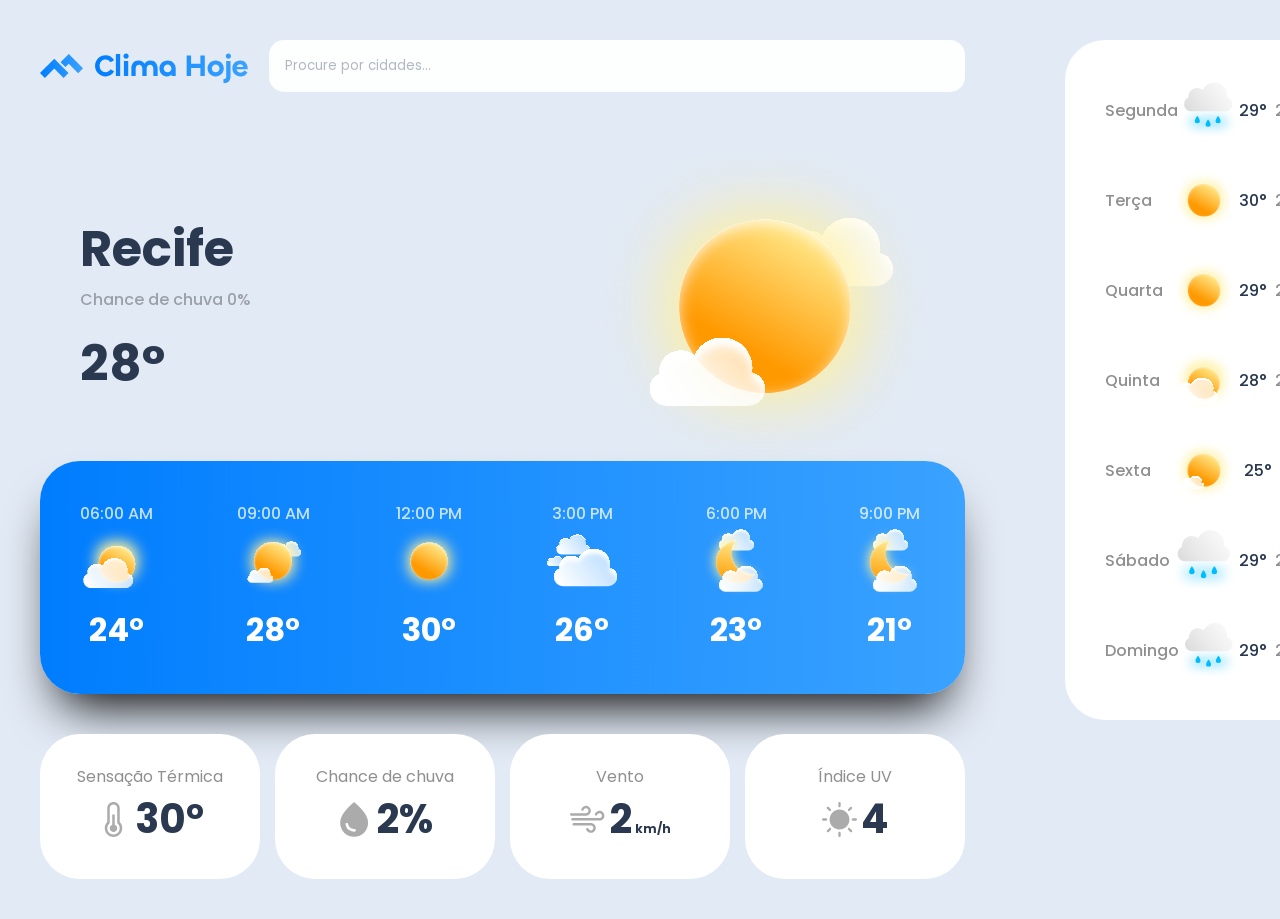
<file: html-css/weather-app/index.html>
<!DOCTYPE html>
<html lang="en">
<head>
  <meta charset="UTF-8">
  <meta name="viewport" content="width=device-width, initial-scale=1.0">
  <title>Clima Hoje</title>
  <link rel="stylesheet" href="./styles.css">
  <link rel="stylesheet" href="mobile.css">
  <link rel="preconnect" href="https://fonts.googleapis.com">
<link rel="preconnect" href="https://fonts.gstatic.com" crossorigin>
<link href="https://fonts.googleapis.com/css2?family=Poppins:wght@100;200;300;400;500;600;700;800;900&display=swap" rel="stylesheet">
</head>
<body>
  <div class="app-container">
    <div class="left-column">

      <nav class="navbar-container">
        <img src="./images/logo.svg" alt="Clima Hoje">
        <input class="custom-input" type="text" name="city" id="city" placeholder="Procure por cidades...">
      </nav>

      <div class="showcase-container">
        <div class="showcase-text">
          <h2>Recife</h2>
          <p>Chance de chuva 0%</p>
          <h2>28°</h2>
        </div>

        <img src="./images/sun-clouds.svg" alt="Sol com poucas nuvens">
      </div>

      <div class="hourly-forecast-container">
        <div class="hour-weather-item">
          <p>06:00 AM</p>
          <img src="./images/sun-cloud.svg" alt="Sol com poucas nuvens">
          <p>24°</p>
        </div>

        <div class="hour-weather-item">
          <p>09:00 AM</p>
          <img src="./images/sun-clouds.svg" alt="Sol com muitas nuvens">
          <p>28°</p>
        </div>

        <div class="hour-weather-item">
          <p>12:00 PM</p>
          <img src="./images/sun.svg" alt="Sol">
          <p>30°</p>
        </div>

        <div class="hour-weather-item">
          <p>3:00 PM</p>
          <img src="./images/clouds.svg" alt="Nublado">
          <p>26°</p>
        </div>

        <div class="hour-weather-item">
          <p>6:00 PM</p>
          <img src="./images/moon-clouds.svg" alt="Noite com nuvens">
          <p>23°</p>
        </div>

        <div class="hour-weather-item">
          <p>9:00 PM</p>
          <img src="./images/moon-clouds.svg" alt="Noite com nuvens">
          <p>21°</p>
        </div>
      </div>

      <div class="weather-details-container">
        <div class="weather-detail-item">
          <p>Sensação Térmica</p>
          <div>
            <img src="./images/temperature.svg" alt="Sensação Térmica">
            <p>30°</p>
          </div>
        </div>

        <div class="weather-detail-item">
          <p>Chance de chuva</p>
          <div>
            <img src="./images/rain.svg" alt="Chance de chuva">
            <p>2%</p>
          </div>
        </div>

        <div class="weather-detail-item">
          <p>Vento</p>
          <div>
            <img src="./images/wind.svg" alt="Vento">
            <p>2 <span>km/h</span></p>
          </div>
        </div>

        <div class="weather-detail-item">
          <p>Índice UV</p>
          <div>
            <img src="./images/sun-2.svg" alt="Índice UV">
            <p>4</p>
          </div>
        </div>
      </div>
    </div>

    <div class="right-column">
      <div class="weekly-forecast-container">
        <div class="day-weather-item">
          <p>Segunda</p>
          <img src="./images/rain-2.svg" alt="Chuva">
          <div>
            <p>29°</p>
            <p>23°</p>
          </div>
        </div>

         <div class="day-weather-item">
          <p>Terça</p>
          <img src="./images/sun.svg" alt="Sol">
          <div>
            <p>30°</p>
            <p>25°</p>
          </div>
        </div>

         <div class="day-weather-item">
          <p>Quarta</p>
          <img src="./images/sun.svg" alt="Sol">
          <div>
            <p>29°</p>
            <p>23°</p>
          </div>
        </div>

         <div class="day-weather-item">
          <p>Quinta</p>
          <img src="./images/sun-cloud.svg" alt="Sol com nuvens">
          <div>
            <p>28°</p>
            <p>23°</p>
          </div>
        </div>

         <div class="day-weather-item">
          <p>Sexta</p>
          <img src="./images/sun-clouds.svg" alt="Sol com poucas Nuvens">
          <div>
            <p>25°</p>
            <p>21°</p>
          </div>
        </div>

         <div class="day-weather-item">
          <p>Sábado</p>
          <img src="./images/rain-2.svg" alt="Chuva">
          <div>
            <p>29°</p>
            <p>23°</p>
          </div>
        </div>

         <div class="day-weather-item">
          <p>Domingo</p>
          <img src="./images/rain-2.svg" alt="Chuva">
          <div>
            <p>29°</p>
            <p>23°</p>
          </div>
        </div>
      </div>
    </div>
  </div>
</body>
</html>
</file>
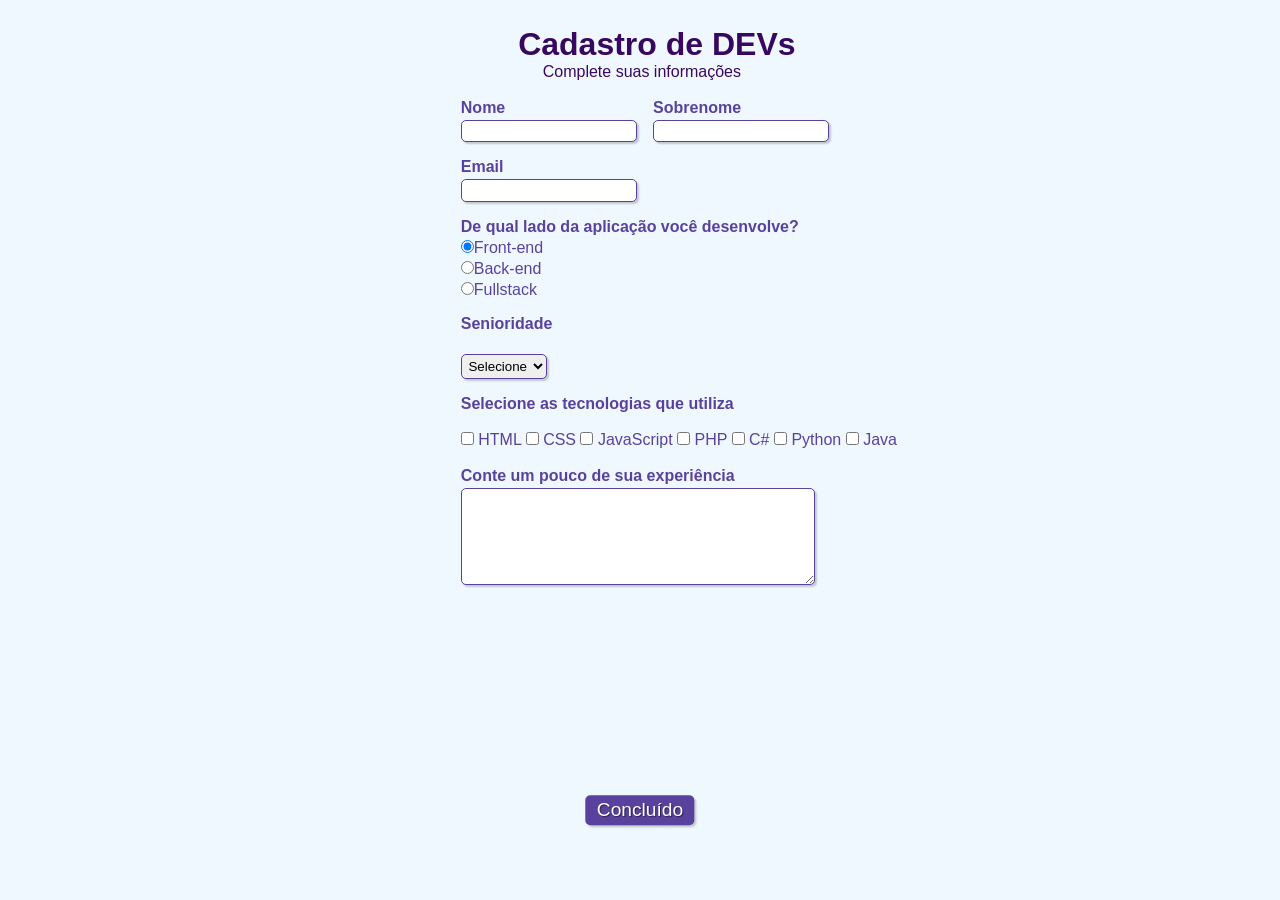
<file: html-css/form_dev/form.html>
<!DOCTYPE html>
<html lang="pt-br">
<head>
    <meta charset="UTF-8">
    <meta http-equiv="X-UA-Compatible" content="IE=edge">
    <meta name="viewport" content="width=device-width, initial-scale=1.0">
    <title>cadastro</title>

    <link rel="stylesheet" href="style_form.css">
</head>
<body>
    <div>
        <h1 id="title">Cadastro de DEVs</h1>
        <p id="subtitle">Complete suas informações</p>
        <br>
    </div>

    <form>
        <fieldset class="group">
            <div class="field">
                <label for="name"><strong>Nome</strong></label>
                <input type="text" name="name" id="name" required>
            </div>

            <div class="field">
                <label for="lastName"><strong>Sobrenome</strong></label>
                <input type="text" name="lastName" id="lastName" required>
            </div>
            
        </fieldset>

        <div class="field">
            <label for="email"><strong>Email</strong></label>
            <input type="email" name="email" id="email" required>
        </div>

        <div class="field">
            <label for=""><strong>De qual lado da aplicação você desenvolve?</strong></label>

            <label>
                <input type="radio" name="dev" value="front-end" checked>Front-end 
            </label>
            <label>
                <input type="radio" name="dev" value="back-end">Back-end
            </label>
            <label>
                <input type="radio" name="dev" value="fullstack">Fullstack
            </label>
        </div>

        <div class="field">
            <label for="seniority"><strong>Senioridade</strong></label> <br>
            <select id="seniority">
                <option selected disabled value="">Selecione</option>
                <option value="junior">Junior</option>
                <option value="pleno">Pleno</option>
                <option value="senior">Senior</option>
            </select>
        </div>

        <fieldset class="group">
            <label><strong>Selecione as tecnologias que utiliza</strong></label> <br><br>
            
            <input type="checkbox" name="tecnologia1" id="tecnologia1" value="HTML">
            <label for="tecnologia1">HTML</label>
            <input type="checkbox" name="tecnologia2" id="tecnologia2" value="CSS">
            <label for="tecnologia2">CSS</label>
            <input type="checkbox" name="tecnologia3" id="tecnologia3" value="JavaScript">
            <label for="tecnologia3">JavaScript</label>
            <input type="checkbox" name="tecnologia4" id="tecnologia4" value="PHP">
            <label for="tecnologia4">PHP</label>
            <input type="checkbox" name="tecnologia5" id="tecnologia5" value="C#">
            <label for="tecnologia5">C#</label>
            <input type="checkbox" name="tecnologia6" id="tecnologia6" value="Python">
            <label for="tecnologia6">Python</label>
            <input type="checkbox" name="tecnologia7" id="tecnologia7" value="Java">
            <label for="tecnologia7">Java</label>
        </fieldset>


        <div class="field">
            <br>
            <label><strong>Conte um pouco de sua experiência</strong></label>
            <textarea rows="6" style="width: 26em" name="experience" id="experience"></textarea>
        </div>

        <button class="button" type="submit">Concluído</button>
    </form>

</body>
</html>
</file>
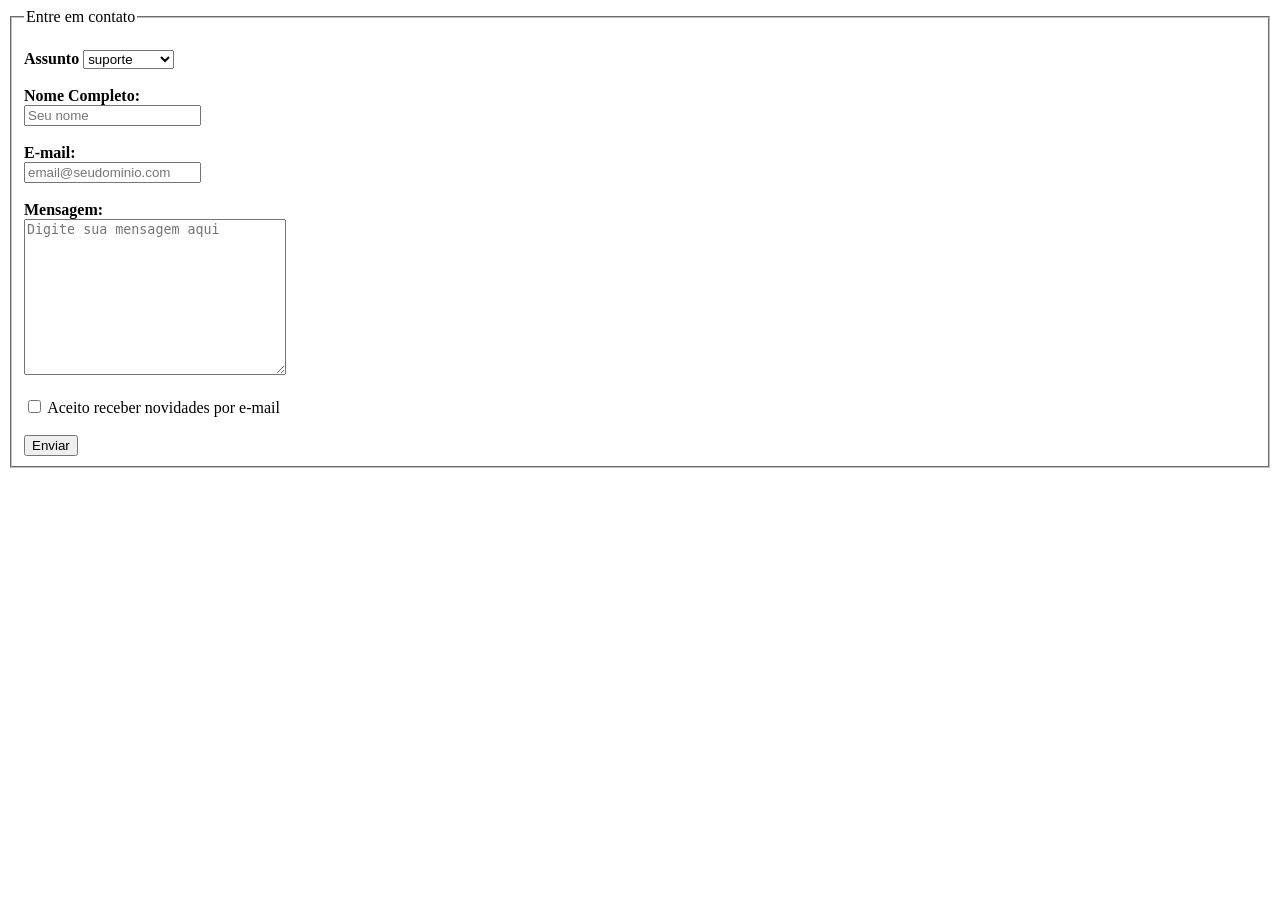
<file: html-css/html/form_contact.html>
<!DOCTYPE html>
<html lang="en">
<head>
    <meta charset="UTF-8">
    <meta http-equiv="X-UA-Compatible" content="IE=edge">
    <meta name="viewport" content="width=device-width, initial-scale=1.0">
    <title>Formulário de contato</title>
</head>
<body>
    
    <form action="./form_contact.html">
        <fieldset>
            <legend>Entre em contato</legend>
            <br>

            <div>
                <label for="assunto"><strong>Assunto</strong></label>
                <select name="assunto" id="assunto">
                    <option value="suporte">suporte</option>
                    <option value="sugestão">sugestão</option>
                    <option value="reclamação">reclamação</option>
                </select>
            </div>
            <br>

            <div>
                <label for="nome"><strong>Nome Completo:</strong></label>
                <br>
                <input type="text" name="nome" id="nome" placeholder="Seu nome">
            </div>
            <br>

            <div>
                <label for="email"><strong>E-mail:</strong></label>
                <br>
                <input type="email" name="email" id="email" placeholder="email@seudominio.com">
            </div>
            <br>

            <div>
                <label for="mensagem"><strong>Mensagem:</strong></label>
                <br>
                <textarea name="mensagem" id="mensagem" cols="30" rows="10" placeholder="Digite sua mensagem aqui"></textarea>
            </div>
            <br>

            <div>
                <input type="checkbox" name="aceito" id="aceito">
                <label for="aceito">Aceito receber novidades por e-mail</label>
            </div>
            <br>

            <input type="submit" value="Enviar">            

        </fieldset>
    </form>

</body>
</html>
</file>
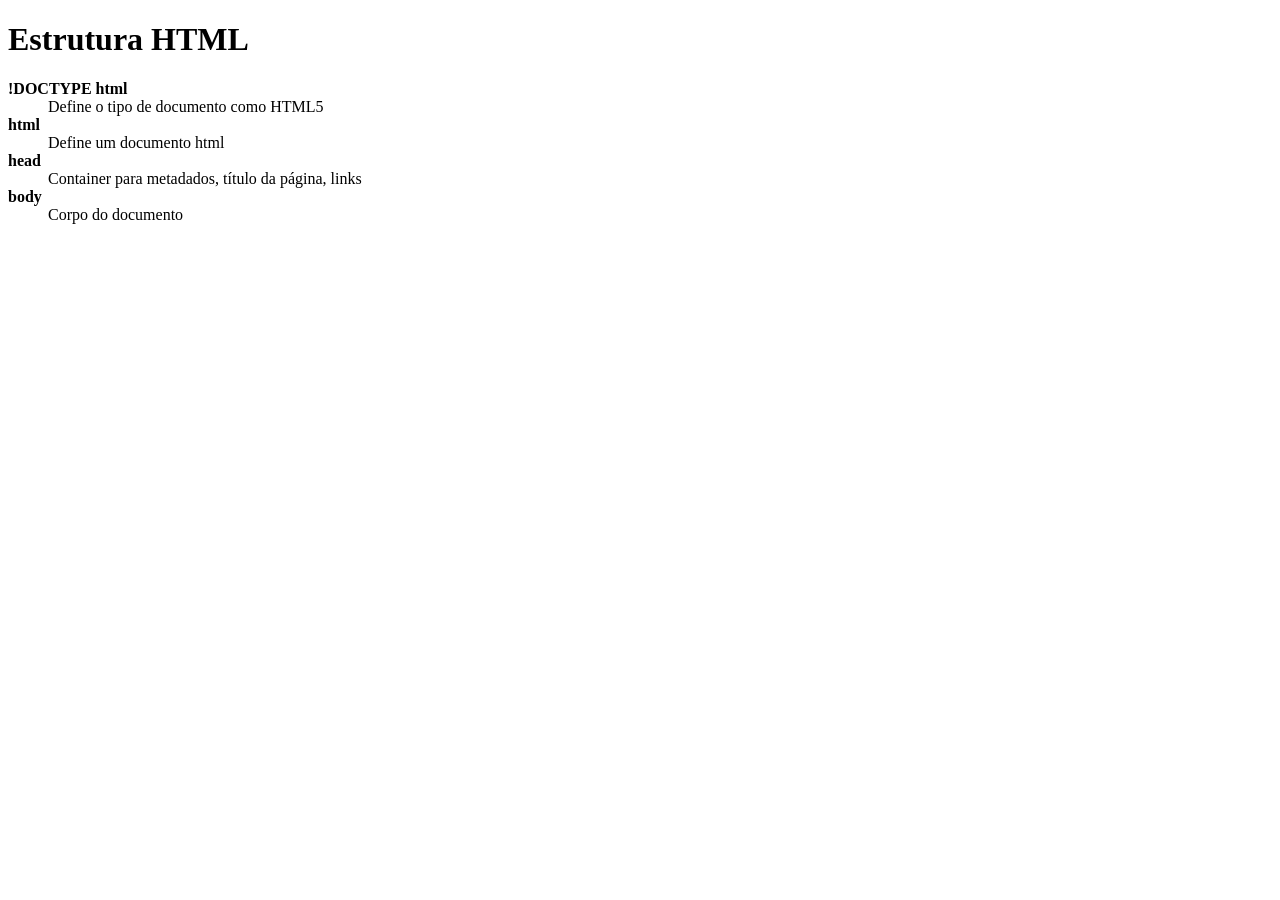
<file: html-css/html/glossary.html>
<!DOCTYPE html>
<html lang="en">
<head>
    <meta charset="UTF-8">
    <meta http-equiv="X-UA-Compatible" content="IE=edge">
    <meta name="viewport" content="width=device-width, initial-scale=1.0">
    <title>Glossário</title>
</head>
<body>
    <h1>Estrutura HTML</h1>

    <dl>
        <dt><strong>!DOCTYPE html</strong></dt>
        <dd>Define o tipo de documento como HTML5<dd>

        <dt><strong>html</strong></dt>
        <dd>Define um documento html</dd>

        <dt><strong>head</strong></dt>
        <dd>Container para metadados, título da página, links</dd>

        <dt><strong>body</strong></dt>
        <dd>Corpo do documento</dd>
    </dl>
</body>
</html>
</file>
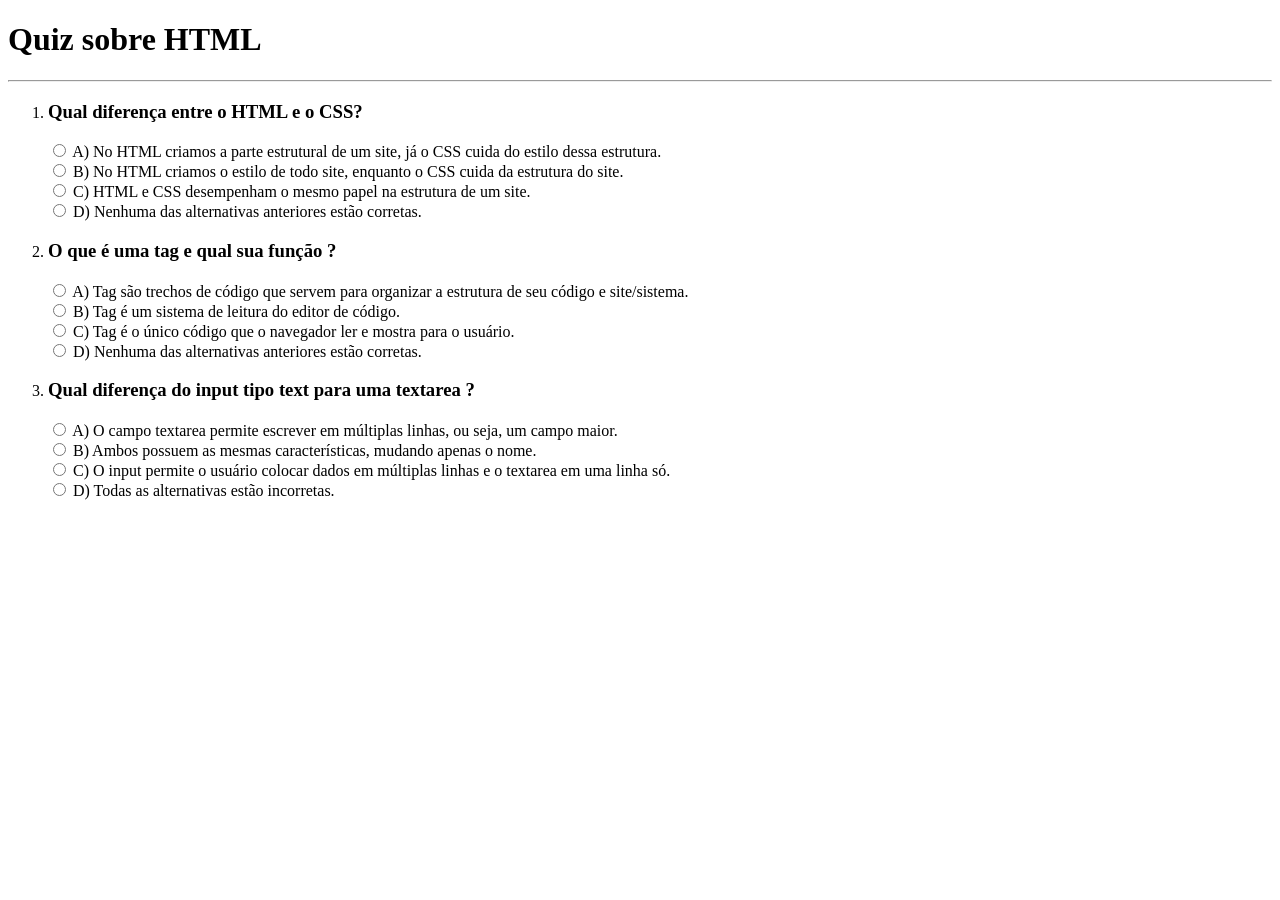
<file: html-css/html/quiz.html>
<!DOCTYPE html>
<html lang="en">

<head>
    <meta charset="UTF-8">
    <meta http-equiv="X-UA-Compatible" content="IE=edge">
    <meta name="viewport" content="width=device-width, initial-scale=1.0">
    <title>Quiz</title>
</head>

<body>

    <h1>Quiz sobre HTML</h1>
    <hr>

    <form action="">

        <ol>
            <li>
                <h3>Qual diferença entre o HTML e o CSS?</h3>

                <div>
                    <input type="radio" name="question-1" id="question-1-a" value="A">
                    <label for="question-1-a">A) No HTML criamos a parte estrutural de um site, já o CSS cuida do estilo
                        dessa estrutura.</label>
                </div>

                <div>
                    <input type="radio" name="question-1" id="question-1-b" value="B">
                    <label for="question-1-b">B) No HTML criamos o estilo de todo site, enquanto o CSS cuida da
                        estrutura do site.</label>
                </div>

                <div>
                    <input type="radio" name="question-1" id="question-1-c" value="C">
                    <label for="question-1-c">C) HTML e CSS desempenham o mesmo papel na estrutura de um site.</label>
                </div>

                <div>
                    <input type="radio" name="question-1" id="question-1-d" value="D">
                    <label for="question-1-d">D) Nenhuma das alternativas anteriores estão corretas.</label>
                </div>
            </li>

            <li>
                <h3>O que é uma tag e qual sua função ?</h3>

                <div>
                    <input type="radio" name="question-2" id="question-2-a" value="A">
                    <label for="question-2-a">A) Tag são trechos de código que servem para organizar a estrutura de seu
                        código e site/sistema.</label>
                </div>

                <div>
                    <input type="radio" name="question-2" id="question-2-b" value="B">
                    <label for="question-2-b">B) Tag é um sistema de leitura do editor de código.</label>
                </div>

                <div>
                    <input type="radio" name="question-2" id="question-2-c" value="C">
                    <label for="question-2-c">C) Tag é o único código que o navegador ler e mostra para o
                        usuário.</label>
                </div>

                <div>
                    <input type="radio" name="question-2" id="question-2-d" value="D">
                    <label for="question-2-d">D) Nenhuma das alternativas anteriores estão corretas.</label>
                </div>
            </li>

            <li>
                <h3>Qual diferença do input tipo text para uma textarea ?</h3>

                <div>
                    <input type="radio" name="question-3" id="question-3-a" value="A">
                    <label for="question-3-a">A) O campo textarea permite escrever em múltiplas linhas, ou seja, um
                        campo maior.</label>
                </div>

                <div>
                    <input type="radio" name="question-3" id="question-3-b" value="B">
                    <label for="question-3-b">B) Ambos possuem as mesmas características, mudando apenas o nome.</label>
                </div>

                <div>
                    <input type="radio" name="question-3" id="question-3-c" value="C">
                    <label for="question-3-c">C) O input permite o usuário colocar dados em múltiplas linhas e o
                        textarea em uma linha só.</label>
                </div>

                <div>
                    <input type="radio" name="question-3" id="question-3-d" value="D">
                    <label for="question-3-d">D) Todas as alternativas estão incorretas.</label>
                </div>
            </li>
        </ol>

    </form>

</body>

</html>
</file>
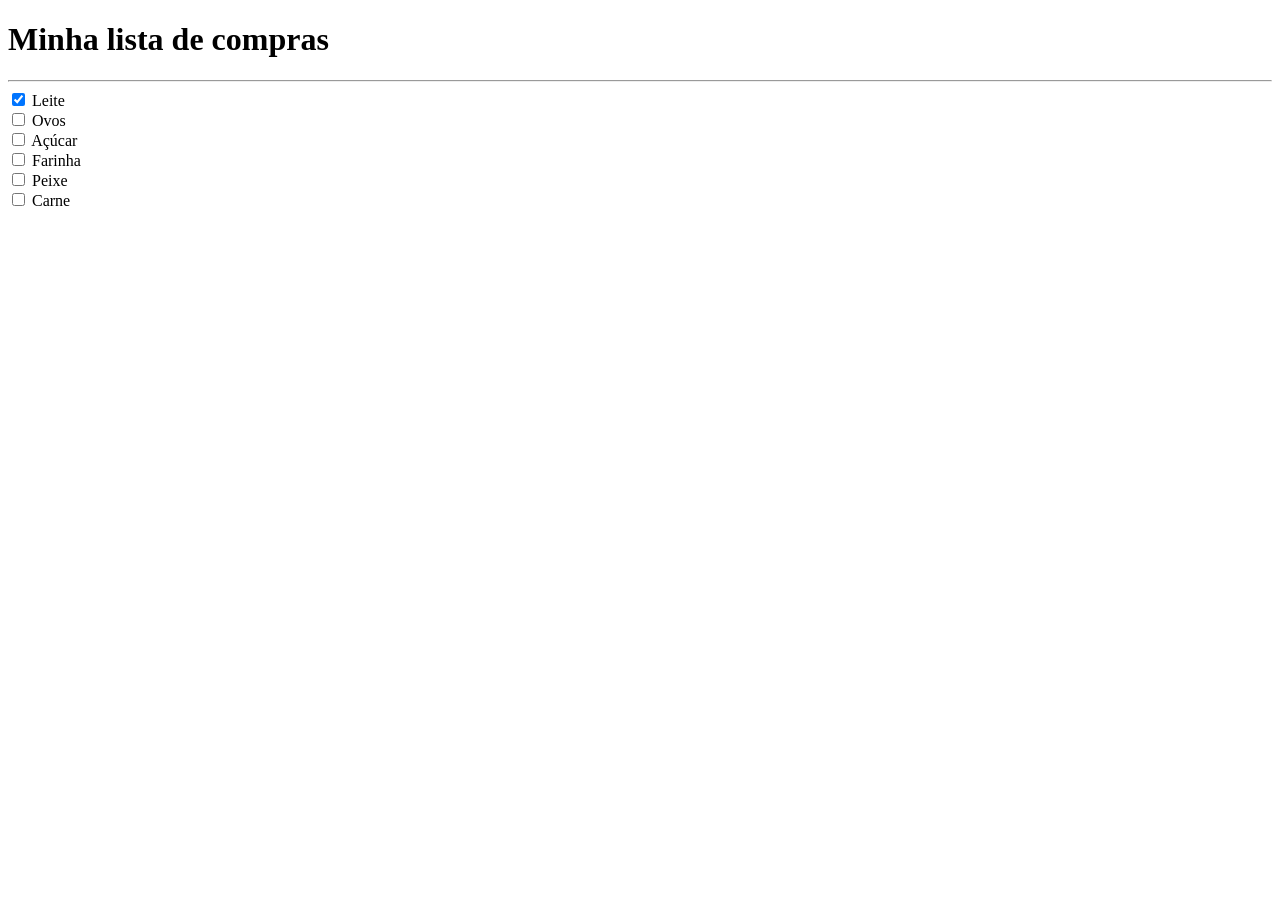
<file: html-css/html/shopping-list.html>
<!DOCTYPE html>
<html lang="en">

<head>
    <meta charset="UTF-8">
    <meta http-equiv="X-UA-Compatible" content="IE=edge">
    <meta name="viewport" content="width=device-width, initial-scale=1.0">
    <title>Lista de compras</title>
</head>

<body>

    <h1>Minha lista de compras</h1>
    <hr>

    <div>
        <input type="checkbox" name="leite" id="leite" checked>
        <label for="leite">Leite</label>
    </div>

    <div>
        <input type="checkbox" name="ovos" id="ovos">
        <label for="ovos">Ovos</label>
    </div>

    <div>
        <input type="checkbox" name="sugar" id="sugar">
        <label for="sugar">Açúcar</label>
    </div>

    <div>
        <input type="checkbox" name="farinha" id="farinha">
        <label for="farinha">Farinha</label>
    </div>

    <div>
        <input type="checkbox" name="peixe" id="peixe">
        <label for="peixe">Peixe</label>
    </div>

    <div>
        <input type="checkbox" name="carne" id="carne">
        <label for="carne">Carne</label>
    </div>

</body>

</html>
</file>
<file: html-css/alessios-pizzaria/index.css>
* {
  box-sizing: border-box;
  margin: 0;
  padding: 0;
}

:root {
  --color-primary: #ffa500;
  --color-dark: #232323;
  --color-light: #eaeaea;
  --color-white: #fff;
}

html {
  scroll-behavior:smooth;
}

body {
  font-family: system-ui, -apple-system, BlinkMacSystemFont, 'Segoe UI', Roboto, Oxygen, Ubuntu, Cantarell, 'Open Sans', 'Helvetica Neue', sans-serif;
}

a {
  color: var(--color-primary)
}

/* ============== cabeçalho/nav =============== */
header {
  background-color: var(--color-dark);
  color: var(--color-white);
  padding: 1.5rem;
}

nav ul {
  list-style: none;
  text-align: center;
}

nav li {
  display: inline;
  margin: 0 1.5rem;
}

nav a {
  text-decoration: none;
  font-weight: 700;
}

/* ===== hero ===== */
.hero {
  background-image: url(./img/pexels-narda-yescas-1566837.jpg);
  background-size: cover;
  color: var(--color-white);
  min-height: 75vh;
  padding: 10rem 0;
  text-align: center;
}

.hero h1 {
  font-size: 4rem;
  font-weight: 100;
}

.hero p {
  font-size: 1.5rem;
  margin-top: 1.5rem;
}

/* ============= BUTTON =================== */
.cta-button {
  background-color: var(--color-primary);
  border-radius: .5rem;
  color: var(--color-dark);
  display: inline-block;
  font-size: 1.25rem;
  font-weight: 700;
  margin-top: 1.5rem;
  padding: .75rem 1.5rem;
  text-decoration: none;
}

/* =================== CARDÁPIO ======================= */
section:not(#home) {
  padding: 4rem;
  text-align: center;
}

h2 {
  font-size: 3rem;
  margin-bottom: 1.5rem;
}

p {
  font-size: 1.25rem;
}

.menu-list {
  list-style: none;
}

.menu-list > li {
  background-color: var(--color-light);
  border-radius: .5rem;
  box-shadow: 0 4px 12px -4px rgba(0, 0, 0, 0.5);
  display: inline-block;
  margin: 1.5rem;
  height: 28rem;
  width: 28rem;
  text-align: left;
}

.menu-list img {
  border-top-left-radius: .5rem;
  border-top-right-radius: .5rem;
  object-fit: cover;
  width: 100%;
}

.menu-list h3,
.menu-list p {
  padding: 1rem 1.25rem 0;
}

/* ================ ABOUT =================== */
#about {
  background-image:
    linear-gradient(to bottom, rgba(0,0,0,0) 0%, rgba(0,0,0, 0.8) 100%),
    url(./img/pexels-eneida-nieves-905847.jpg);
  background-size: cover;
  background-position: center;
  color: var(--color-white);
}

/* ==================== CONTACT ============================ */
margin {
  margin-top: 2rem 0;
}

address > * {
  display: inline-block;
  margin: 1.5rem;
  text-align: left;
}

/* ========================= FOOTER ========================= */
footer {
  background-color: var(--color-dark);
  color: var(--color-white);
  padding: 2rem;
  text-align: center;
}
</file>
<file: html-css/Landing Page - Balle Bot/style.css>
@import url('https://fonts.googleapis.com/css2?family=Righteous&family=Sarala:wght@400;700&display=swap');

* {
    padding: 0;
    margin: 0;
    box-sizing: border-box;
    text-decoration: none;
}

body {
    font-size: 100%;
    background: linear-gradient(68.15deg, #2F2325 16.62%, #8E5D52 85.61%);
}

.cabecalho {
    display: flex;
    flex-direction: row;
    align-items: center;
    justify-content: space-around;
    padding: 24px;
}

.cabecalho-imagem {
    height: 72px;
}

.cabecalho-menu {
    display: flex;
    gap: 32px;
}

.cabecalho-menu-item {
    font-family: 'Sarala', sans-serif;
    color: #FFF2E7;
    font-weight: 400;
    font-size: 18px;
}

.cabecalho-menu-item:hover {
    color:  rgba(236, 214, 196, 0.53);
    cursor: pointer;
}

.conteudo {
    border-top: 0.4px solid #FFF2E7;
    margin-bottom: 48px;
}

.conteudo-principal {
    display: flex;
    flex-direction: row;
    align-items: center;
    justify-content: space-around;
}

.conteudo-principal-escrito {
    display: flex;
    flex-direction: column;
    gap: 32px;
}

.conteudo-principal-titulo {
    font-family: 'Righteous', cursive;
    font-weight: 400;
    font-size: 64px;
    color: #FFF2E7;
}

.conteudo-principal-subtitulo {
    font-family: 'Sarala', sans-serif;
    font-weight: 400;
    font-size: 24px;
    color: #ECD6C4;
}

.conteudo-principal-botao {
    background-color: #ECD6C4;
    width: 180px;
    height: 60px;
    border: none;
    box-shadow: 4px 5px 4px rgba(0, 0, 0, 0.25);
    border-radius: 20px;
    font-family: 'Sarala', sans-serif;
    font-weight: 400;
    font-size: 24px;
    color: #2F2325;
}

.conteudo-principal-botao:hover {
    background-color:  rgba(236, 214, 196, 0.53);
    cursor: pointer;
}

.conteudo-principal-imagem {
    height: 430px;
}

.conteudo-secundario {
    display: flex;
    flex-direction: column;
    align-items: center;
    gap: 24px;
    margin-top: 48px;
}

.conteudo-secundario-titulo {
    border-top: 0.4px solid #FFF2E7;
    padding-top: 48px;
    font-family: 'Righteous', cursive;
    font-weight: 400;
    font-size: 24px;
    color: #FFF2E7;
    margin-bottom: 16px;
}

.conteudo-secundario-paragrafo {
    font-family: 'Sarala', sans-serif;
    font-weight: 300;
    font-size: 18px;
    color: #ECD6C4;
}

.rodape {
    padding: 32px;
    border-top: 0.4px solid #FFF2E7;
}

.rodape-imagem {
    height: 48px;
    display: block;
    margin: 0 auto;
}
</file>
<file: html-css/landing page fitness/style.css>
:root {
    --green-dark: #1f6f4f;
    --green-light: #2fa76b;
    --text-dark: #1f2937;
    --text-muted: #5b6470;
    --bg: #ffffff;
}

* {
    box-sizing: border-box;
}

body {
    margin: 0;
    font-family: 'Roboto', Arial, sans-serif;
    background: var(--bg);
    color: var(--text-dark);
    overflow-x: hidden;
}

img {
    display: block;
    max-width: 100%;
}

.header,
.hero {
    width: 100%;
    max-width: 1100px;
    margin: 0 auto;
}

.header {
    display: flex;
    flex-direction: column;
    justify-content: center;
    align-items: center;
    gap: 16px;
    padding: 20px 20px 24px;
}

.brand {
    display: flex;
    align-items: center;
    gap: 14px;
    text-decoration: none;
    color: var(--text-dark);
    font-weight: 700;
}

.brand__logo {
    display: flex;
    align-items: center;
    justify-content: center;
    width: 44px;
    height: 44px;
    border-radius: 50%;
    background: var(--green-dark);
    color: white;
    font-size: 1.2rem;
    font-weight: 700;
}

.download-btn {
    text-decoration: none;
    background: var(--green-light);
    color: white;
    padding: 12px 20px;
    border-radius: 999px;
    font-weight: 600;
    transition: transform 0.2s ease, box-shadow 0.2s ease;
    width: 100%;
    max-width: 220px;
    text-align: center;
}

.download-btn:hover {
    transform: translateY(-1px);
    box-shadow: 0 8px 20px rgba(47, 167, 107, 0.2);
}

.hero {
    min-height: auto;
    display: flex;
    align-items: center;
    padding: 8px 20px 40px;
}

.hero__content {
    display: flex;
    flex-direction: column;
    align-items: center;
    justify-content: space-between;
    gap: 24px;
    width: 100%;
    text-align: center;
}

.hero__copy,
.hero__visual,
.hero__highlights {
    flex: 1;
    width: 100%;
}

.hero__copy {
    max-width: 100%;
}

.hero__eyebrow {
    margin: 0 0 10px;
    color: var(--green-dark);
    font-weight: 700;
    text-transform: uppercase;
    letter-spacing: 0.08em;
    font-size: 0.8rem;
}

.hero h1 {
    margin: 0 0 16px;
    font-size: clamp(1.7rem, 6vw, 2.3rem);
    line-height: 1.1;
}

.hero__text {
    margin: 0;
    color: var(--text-muted);
    font-size: 0.95rem;
    line-height: 1.7;
}

.hero__visual {
    display: flex;
    justify-content: center;
}

.hero__visual img {
    width: min(100%, 260px);
    border-radius: 24px;
    box-shadow: 0 20px 45px rgba(0, 0, 0, 0.12);
}

.hero__highlights ul {
    list-style: none;
    padding: 0;
    margin: 0;
    display: flex;
    flex-direction: row;
    flex-wrap: wrap;
    justify-content: center;
    align-items: center;
    gap: 16px;
}

.hero__highlights li {
    display: flex;
    align-items: center;
    gap: 12px;
    font-size: 1.1rem;
    font-weight: 600;
    color: var(--text-dark);
}

.hero__highlights span {
    display: inline-flex;
    align-items: center;
    justify-content: center;
    width: 40px;
    height: 40px;
    border-radius: 50%;
    background: #f5f7f6;
}

.features,
.cta,
.footer {
    width: 100%;
    max-width: 1100px;
    margin: 0 auto;
    padding: 0 20px;
}

.features {
    padding-top: 12px;
    padding-bottom: 24px;
}

.feature {
    display: flex;
    flex-direction: column;
    gap: 14px;
    align-items: center;
    padding: 20px 0;
    border-top: 1px solid #eef2f0;
}

.feature:first-child {
    border-top: 0;
}

.feature img {
    width: min(100%, 220px);
    max-height: 500px;
    object-fit: contain;
    border-radius: 20px;
    box-shadow: 0 16px 36px rgba(0, 0, 0, 0.08);
}

.feature__content {
    text-align: center;
    display: flex;
    flex-direction: column;
    gap: 8px;
}

.feature__content h2 {
    margin: 0 0 8px;
    font-size: 1.25rem;
    color: var(--text-dark);
}

.feature__content p {
    margin: 0;
    color: var(--text-muted);
    line-height: 1.7;
}

.cta {
    text-align: center;
    padding: 36px 20px 40px;
}

.cta h2 {
    margin: 0 0 16px;
    font-size: clamp(1.5rem, 4vw, 2rem);
}

.cta__button {
    display: inline-block;
    margin-bottom: 12px;
}

.cta__note {
    margin: 0;
    color: var(--text-muted);
    font-weight: 500;
}

.footer {
    padding: 0 20px 32px;
    text-align: center;
    color: var(--text-muted);
    font-size: 0.95rem;
}

@media (min-width: 900px) {
    .header {
        flex-direction: row;
        justify-content: space-between;
        align-items: center;
        gap: 0;
        padding: 24px 48px;
    }

    .download-btn {
        width: auto;
        max-width: none;
    }

    .hero {
        min-height: 90vh;
        padding: 24px 48px 56px;
    }

    .hero__content {
        flex-direction: row;
        align-items: center;
        justify-content: space-between;
        gap: 32px;
        text-align: left;
    }

    .hero__copy,
    .hero__visual,
    .hero__highlights {
        width: auto;
    }

    .hero__copy {
        max-width: 360px;
    }

    .hero__highlights ul {
        flex-direction: column;
        align-items: flex-start;
        justify-content: flex-start;
        flex-wrap: nowrap;
    }

    .hero h1 {
        font-size: clamp(2rem, 3vw, 3rem);
    }

    .hero__text {
        font-size: 1rem;
    }

    .hero__visual img {
        width: min(100%, 320px);
    }

    .feature {
        flex-direction: row;
        gap: 24px;
        align-items: center;
        padding: 24px 0;
    }

    .feature--reverse {
        flex-direction: row-reverse;
    }

    .feature img {
        width: min(100%, 240px);
        max-height: 500px;
    }

    .feature__content {
        text-align: left;
        max-width: 360px;
        gap: 10px;
    }

    .cta {
        padding: 48px 20px 56px;
    }
}
</file>
<file: html-css/Portfolio/assets/css/style.css>
@import url('https://fonts.googleapis.com/css2?family=Poppins:wght@400;600;700&display=swap');

body {
  margin: 0;
  font-family: 'Poppins', sans-serif;
}

/* ===== HEADER ================================= */
header {
  display: flex;
  justify-content: space-between;
  align-items: center;
  padding: 20px;
  position: fixed;
  left: 5%;
  right: 5%;
  top: 0;
}

header .logo {
  font-size: 25px;
  font-weight: bold;
  color: #111;
}

header .menu {
  width: 30px;
  height: 20px;
  display: flex;
  flex-direction: column;
  justify-content: space-between;
}

header .menu-line {
  height: 3px;
  background-color: #111;
}

/* ===== SECTION ===================================== */
.container {
  display: flex;
  height: 100vh;
}

.container .leftside {
  flex: 1;
  background-color: #3B576D;
  display: flex;
  align-items: center;
  justify-content: center;
  padding: 0 30px;
}

.container .rightside {
  flex: 1;
  background-image: url(../images/hero.jpg);
  background-position: center;
  background-size: cover;
}

.container .info .profession {
  font-weight: bold;
  text-transform: uppercase;
  font-size: 16px;
  letter-spacing: 1px;
  color: #f9fafc;
}

.container .info .name {
  font-weight: bold;
  font-size: 80px;
  line-height: 1.2;
  margin-top: 10px;
  margin-bottom: 30px;
  color: #111;
}

.container .info .buttons a {
  display: inline-block;
  background-color: #f9fafc;
  color: #3B576D;
  padding: 20px 40px;
  font-size: 13px;
  text-decoration: none;
  text-transform: uppercase;
  font-weight: bold;
  box-shadow: 0px 0px 10px #111;
  border-radius: 5px;
}

.container .info .buttons a.light {
  color: #f9fafc;
  background-color: #3B576D;
  margin-left: 5px;
}

.container .info .buttons a:hover {
  opacity: 0.8;
}

.container .info .footer {
  position: fixed;
  bottom: 20px;
  color: #CCC;
  font-size: 13px;
}

.footer a {
  color: #fff;
  font-weight: bold;
  text-decoration: none;
}

/* ===== RESPONSITY ======================= */
@media (min-width: 1187px) {
  .container .info .name {
    max-width: 546px;
  }
}

@media (min-width:571px) and (max-width: 999px) {
  .container .leftside {
    position: fixed;
    height: 100vh;
    width: 100%;
    background-color: transparent;
    text-align: center;
    padding: 0;
  }

  .container .info .footer {
    color: #f9fafc;
  }
}

@media (max-width: 750px) {
  .container .info .name {
    font-size: 50px;
  }

  .container .info .footer {
    left: 0;
    right: 0;
  }
}


@media (max-width: 570px) {
  header {
    position: initial;
    background-color: #3B576D;
  }

  header .logo {
    color: #f9fafc;
  }
  
  header .menu-line {
    background-color: #f9fafc;
  }

   .container {
    flex-direction: column;
  }

  .container .leftside {
    flex: none;
    padding: 20px 30px;
    text-align: center;
  }
  
  .container .info .profession {
    font-size: 13px;
  }
  
  .container .info .name {
    font-size: 30px;
  }

  .container .info .buttons a {
    display: block;
    margin-right: 0;
    margin-left: 0;
  }
  .container .info .buttons a.light {
    margin-top: 10px;
    margin-left: 0;
  }

  .container .info .footer {
    color: #f9fafc;
  }

}
</file>
<file: html-css/Starbucks/assets/css/style.css>
@import url('https://fonts.googleapis.com/css2?family=Open+Sans:ital@0;1&family=Oswald:wght@400;700&display=swap');

body {
  font-family: 'Open Sans', sans-serif;
  margin: 0;
}

header .line {
  background-color: #117050;
  height: 10px;
}

.container {
  max-width: 1140px;
  margin: auto;
}

.bar {
  background-color: #006341;
  width: 168px;
  height: 22px;
}

h1 {
  font-family: 'Oswald', sans-serif;
  font-weight: bold;
  font-size: 90px;
  line-height: 100px;
  margin: 0;
  margin-bottom: 30px;
}

h2 {
  font-family: 'Oswald', sans-serif;
  font-weight: bold;
  font-size: 35px;
  line-height: 45px;
  margin: 20px 0;
}

.button {
  display: inline-block;
  border: 2px solid #454545;
  padding: 10px 30px;
  border-radius: 3px;
  color: #454545;
  text-decoration: none;
}

.button:hover {
  color: #FFF;
  background-color: #454545;
}



/* ===== HEADER =============================== */
.header--area {
  display: flex;
  justify-content: space-between;
  align-items: center;
  height: 100px;
}

.header-left img {
  width: 64px;
  height: 64px;
}

.header--right {
  display: flex;
  align-items: center;
  cursor: pointer;
}

.header--search form {
  display: flex;
}

.header--search input {
  font-size: 16px;
  padding: 8px 15px;
  border: 1px solid #999;
  outline: 0;
  width: 100%;
  max-width: 250px;
}

.header--search button {
  border: 0;
  background: transparent;
  margin-left: -30px;
  cursor: pointer;
}

.header--search button img {
  width: 16px;
  height: 16px;
}

.header--menu {
  margin-left: 50px;
}

.header--menu img {
  width: 24px;
  height: 24px;
}

/* ===== BANNER ========================== */
.banner {
  background-image: url("../images/bg.jpg");
  background-position: center;
  background-size: cover;
  padding-top: 90px;
  padding-bottom: 90px;
}

.banner--images {
  margin-top: 60px;
}

.banner--images img {
  width: 148px;
  height: 148px;
  border: 6px solid #117050;
  border-radius: 50%;
  margin-right: 35px;
}

/* ===== AREA1 ============================== */
.area1 {
  display: grid;
  grid-template-columns: repeat(2, 1fr);
}

.area1--content {
  padding: 80px;
  margin: auto;
}

.area1--quote {
  margin-bottom: 30px;
  font-style: italic;
}

.area1--text {
  margin-bottom: 50px;
  line-height: 25px;
}

.area1--img1 {
  height: 350px;
  background-image: url("../images/f2.jpg");
  background-position: center;
  background-size: cover;
}

.area1--img2 {
  background-image: url("../images/f1.jpg");
  background-position: center;
  background-size: cover;
  grid-column: 2 / 3;
  grid-row: 1 / 3;
}

/* ===== AREA2 ================================= */
.area2 {
  display: grid;
  grid-template-columns: repeat(2, 1fr);
}

.area2--content {
  padding: 80px;
  margin: auto;
}

.area2--quote {
  margin-bottom: 30px;
  font-style: italic;
}

.area2--text {
  margin-bottom: 50px;
  line-height: 25px;
}

.area2--img1 {
  height: 450px;
  background-image: url("../images/f4.jpg");
  background-position: center;
  background-size: cover;
}

.area2--img2 {
  background-image: url("../images/f3.jpg");
  background-position: center;
  background-size: cover;
  grid-column: 1 / 2;
  grid-row: 1 / 3;
}

/* ===== AREA3 ================================ */
.area3 {
  display: grid;
  grid-template-columns: repeat(2, 1fr);
}

.area3--content {
  padding: 200px 80px;
  background-image: url("../images/bg2.jpg");
  background-position: left;
  background-size: cover;
}

.area3--text {
  margin-bottom: 50px;
  line-height: 25px;
}

.area3--img1 {
  background-image: url("../images/f5.jpg");
  background-position: center;
  background-size: cover;
}

.area3--content h2,
.area3--content .area3--text,
.area3--content .button {
  margin-left: 30%;
}

/* ===== AREA4 ============================ */
.area4 {
  display: grid;
  grid-template-columns: 450px 1fr;
  background-color: #e8e9ee;
}

.area4--content {
  padding: 150px 80px;
}

.area4--text {
  margin-bottom: 50px;
  line-height: 25px;
}

.area4--img1 {
  background-image: url("../images/bg3.jpg");
  background-position: left;
}

.area5 {
  background-image: url("../images/bg4.jpg");
  background-position: center;
  background-size: cover;
  height: 600px;
}

footer {
  background-color: #333;
  color: #FFF;
  padding: 80px;
  text-align: center;
}

@media (min-width: 769px) and (max-width: 1140px) {
  .container {
    padding-left: 20px;
    padding-right: 20px;
  }
}

@media (max-width: 768px) {
  .container {
    padding-left: 20px;
    padding-right: 20px;
  }

  .banner--images img {
    width: 100px;
    height: 100px;
    border: 3px solid #117050;
    border-radius: 50%;
    margin-right: 10px;
  }

  .area1 {
    grid-template-columns: 3fr 2fr;
  }

  .area2 {
    grid-template-columns: 2fr 3fr;
  }

  .area3 {
    grid-template-columns: 3fr 2fr;
  }
}

@media (min-width: 426px) and  (max-width: 480px) {
  .container {
    padding-left: 20px;
    padding-right: 20px;
  }

  .header--menu {
    margin-left: 20px;
  }

  .header--search input {
    max-width: 80px;
  }

  h1 {
    font-size: 50px;
    line-height: 50px;
  }

  h2 {
    font-size: 25px;
    line-height: 30px;
  }

  .banner--images img {
    width: 70px;
    height: 70px;
    border: 3px solid #117050;
    border-radius: 50%;
    margin-right: 10px;
  }

  .area1,
  .area2,
  .area3,
  .area4 {
    grid-template-columns: 1fr;
  }

  .area1--content,
  .area2--content,
  .area3--content,
  .area4--content {
    padding: 40px;
  }

}

@media (max-width: 425px) {
  .container {
    padding-left: 20px;
    padding-right: 20px;
  }

  .header--menu {
    margin-left: 20px;
  }

  .header--search input {
    max-width: 80px;
  }

  h1 {
    font-size: 50px;
    line-height: 50px;
  }

  h2 {
    font-size: 25px;
    line-height: 30px;
  }

  .banner--images img {
    width: 70px;
    height: 70px;
    border: 3px solid #117050;
    border-radius: 50%;
    margin-right: 10px;
  }

  .area1,
  .area2,
  .area3,
  .area4 {
    grid-template-columns: 1fr;
  }

  .area1--content,
  .area2--content,
  .area3--content,
  .area4--content {
    padding: 40px;
  }

  .area5 {
    height: 200px;
  }

  footer {
    font-size: 12px;
    padding: 40px 20px;
  }
}
</file>
<file: html-css/weather-app/styles.css>
* {
  box-sizing: border-box;
  margin: 0;
  padding: 0;
  font-family: 'poppins', sans-serif;
}

html {
  background-color: #e2eaf5;
}

body {
  max-width: 1440px;
  margin-left: auto;
  margin-right: auto;
}
.app-container {
  display: grid;
  grid-template-columns: repeat(2, 1fr);
  padding: 40px;
  grid-column-gap: 100px;
}

.navbar-container {
  display: flex;
  align-items: center;
}

.navbar-container > img {
  margin-right: 20px;
}

/* Showcase */
.showcase-container {
  display: flex;
  align-items: center;
  justify-content: space-between;
  padding-left: 40px;
  padding-right: 40px;
  margin-top: 60px;
}

.showcase-container .showcase-text > h2:first-child {
  font-size: 3.125rem;
  font-weight: 700;
  color: #2a394f;
}

.showcase-container .showcase-text > h2:last-child {
  font-size: 3.125rem;
  font-weight: 700;
  color: #2a394f;
}

.showcase-container .showcase-text > p {
  color: #9aa0a8;
  margin-bottom: 15px;
  font-weight: 500;
}

/*Previsão por hora*/
.hourly-forecast-container {
  border-radius: 40px;
  padding: 40px;
  background: linear-gradient(90.28deg, #007dfe 0.22%, #3aa2ff 99.78%);
  box-shadow: 0px 30px 50px -19px;
  display: flex;
  align-items: center;
  justify-content: space-between;
}

.hourly-forecast-container .hour-weather-item {
  display: flex;
  flex-direction: column;
  justify-content: center;
  align-items: center;
}

.hourly-forecast-container .hour-weather-item > img {
  width: 70px;
  height: 70px;
  margin-bottom: 10px;
}

.hourly-forecast-container .hour-weather-item > p:first-child {
  color: #fff;
  opacity: 75%;
  font-weight: 500;
}

.hourly-forecast-container .hour-weather-item > p:last-child {
  color: #fff;
  font-weight: 700;
  font-size: 2rem;
}

/* Detalhe */
.weather-details-container {
  margin-top: 40px;
  display: grid;
  grid-template-columns: repeat(4, 220px);
  grid-column-gap: 15px;
}

.weather-details-container .weather-detail-item {
  background-color: #fff;
  border-radius: 40px;
  padding: 30px;
  display: flex;
  flex-direction: column;
  justify-content: center;
  align-items: center;
  text-align: center;
}

.weather-details-container .weather-detail-item > p:first-child {
  color: #8f8f8f;
}

.weather-details-container .weather-detail-item > div {
  display: flex;
  align-items: center;
}

.weather-details-container .weather-detail-item > div > p {
  font-size: 2.5rem;
  font-weight: 700;
  color: #2a394f;
  margin-left: 4px;
}

.weather-details-container .weather-detail-item > div > p > span {
  font-size: 0.75rem;
  margin-left: -5px;
}

.weather-details-container .weather-detail-item > div > img {
  width: 35px;
  height: 35px;
}

/* Previsão semanal */
.weekly-forecast-container {
  background: #fff;
  border-radius: 40px;
  padding: 40px;
  display: flex;
  flex-direction: column;
  gap: 30px;
}

.weekly-forecast-container .day-weather-item {
  display: flex;
  align-items: center;
  justify-content: space-between;
}

.weekly-forecast-container .day-weather-item > p,
.weekly-forecast-container .day-weather-item > img,
.weekly-forecast-container .day-weather-item > div {
  flex: 1;
}

.weekly-forecast-container .day-weather-item > p {
  font-weight: 500;
  color: #8f8f8f;
}

.weekly-forecast-container .day-weather-item > div {
  display: flex;
  align-items: center;
  justify-content: flex-end;
}

.weekly-forecast-container .day-weather-item > div > p:first-child {
  color: #2a394f;
  font-weight: 500;
  margin-right: 8px;
}

.weekly-forecast-container .day-weather-item > div > p:last-child {
  color: #8f8f8f;
  font-weight: 500;
}

.weekly-forecast-container .day-weather-item > img {
  width: 60px;
  height: 60px;
}

/* Utilidades */
.custom-input {
  border: none;
  border-radius: 15px;
  background-color: #fdfffe;
  color: #232323;
  padding: 16px;
  width: 100%;
}

.custom-input:focus {
  outline: 2px solid  #3aa2ff;
}

.custom-input::placeholder {
  color: #b1b8c0;
}
</file>
<file: html-css/weather-app/mobile.css>
@media (max-width: 1024px) {
  .app-container {
    grid-template-columns: 100%;
    padding: 20px;
    grid-column-gap: 0;
    grid-row-gap: 40px;
  }

  
  .navbar-container {
    flex-direction: column;
  }
  
  .navbar-container>img {
    margin-right: 0;
    margin-bottom: 15px;
  }
  
  .showcase-container {
    justify-content: center;
    padding-left: 0px;
    padding-right: 0px;
  }
  
  .showcase-container .showcase-text>h2:first-child {
    font-size: 3rem;
    font-weight: 700;
    color: #2a394f;
  }
  
  .showcase-container .showcase-text>h2:last-child {
    font-size: 3.5rem;
    font-weight: 700;
    color: #2a394f;
  }
  
  .showcase-container .showcase-text>p {
    margin-bottom: 10px;
    font-size: 0.825rem;
  }

  .showcase-container > img {
    width: 180px;
  }
  
  .hourly-forecast-container {
    padding: 20px;
    overflow-x: scroll;
    justify-content: center;
    gap: 30px;
  }
  
  .hourly-forecast-container .hour-weather-item > img {
    width: 50px;
    height: 50px;
    margin-bottom: 5px;
  }

  .hourly-forecast-container .hour-weather-item > p:first-child {
    font-size: 0.825rem;
    text-align: center;
  }
  
  .hourly-forecast-container .hour-weather-item > p:last-child {
    font-size: 1.5rem;
  }

  .weather-details-container {
    margin-top: 40px;
    display: grid;
    grid-template-columns: repeat(2, 1fr);
    grid-gap: 15px;
  }

  .weather-details-container .weather-detail-item {
    padding: 25px;
    min-height: 130px;
  }

  .weather-details-container .weather-detail-item > p:first-child {
      font-size: 0.825rem;
    color: #8f8f8f;
    margin-bottom: 10px;
  }

  .weather-details-container .weather-detail-item > div > p {
    font-size: 1.5rem;
  }

  .weather-details-container .weather-detail-item > div > p > span {
    font-size: 0.5rem;
    margin-left: -2px;
  }

  .weekly-forecast-container .day-weather-item > p {
  font-size: 0.925rem;
}

  .weekly-forecast-container .day-weather-item > div > p:first-child {
  font-size: 0.875rem;
}

.weekly-forecast-container .day-weather-item > div > p:last-child {
  font-size: 0.875rem;
}
}
</file>
<file: html-css/form_dev/style_form.css>
* {
    margin: 0;
    padding: 0;
}

#title {
    font-family: sans-serif;
    color: #380861;
    margin-left: 7%;
}

#subtitle {
    font-family: sans-serif;
    color: #380861;
    margin-left: 10%;
}

fieldset {
    border: 0;
}

body {
    background-color: #f0f8ff;
    font-family: sans-serif;
    font-size: 1em;
    color: #59429d;
    margin-left: 36%;
    margin-top: 2%;
    justify-content: center;
}

input, select, textarea, button {
    border-radius: 5px;
}

.field {
    margin-bottom: 1em;
}

.field label {
    margin-bottom: 0.2em;
    color: #59429d;
    display: block;
}

fieldset.group .field {
    float: left;
    margin-right: 1em;
}

.field input[type="text"], .field input[type="email"], .field select, .field textarea {
    padding: 0.2em;
    border: 1px solid #59429d;
    box-shadow: 2px 2px 2px rgba(0,0,0,0.2);
    display: block;
}

.field select option {
    padding-right: 1em;
}

.field input:focus, .field select:focus, .field textarea:focus {
    background: #e0e0f8;
}

.button {
    font-size: 1.2em;
    background: #59429d;
    border: 0;
    margin-bottom: 1em;
    color: #fff;
    padding: 0.2em 0.6em;
    box-shadow: 2px 2px 2px rgba(0,0,0,0.2);
    text-shadow: 1px 1px 1px rgba(0,0,0,0.5);
    position: absolute;
    top: 90%;
    left: 50%;
    margin-right: -50%;
    transform: translate(-50%, -50%);
}

.button:hover {
    background: #ccbbff;
    box-shadow: inset 2px 2px 2px rgba(0,0,0,0.2);
    text-shadow: none;
}
</file>
